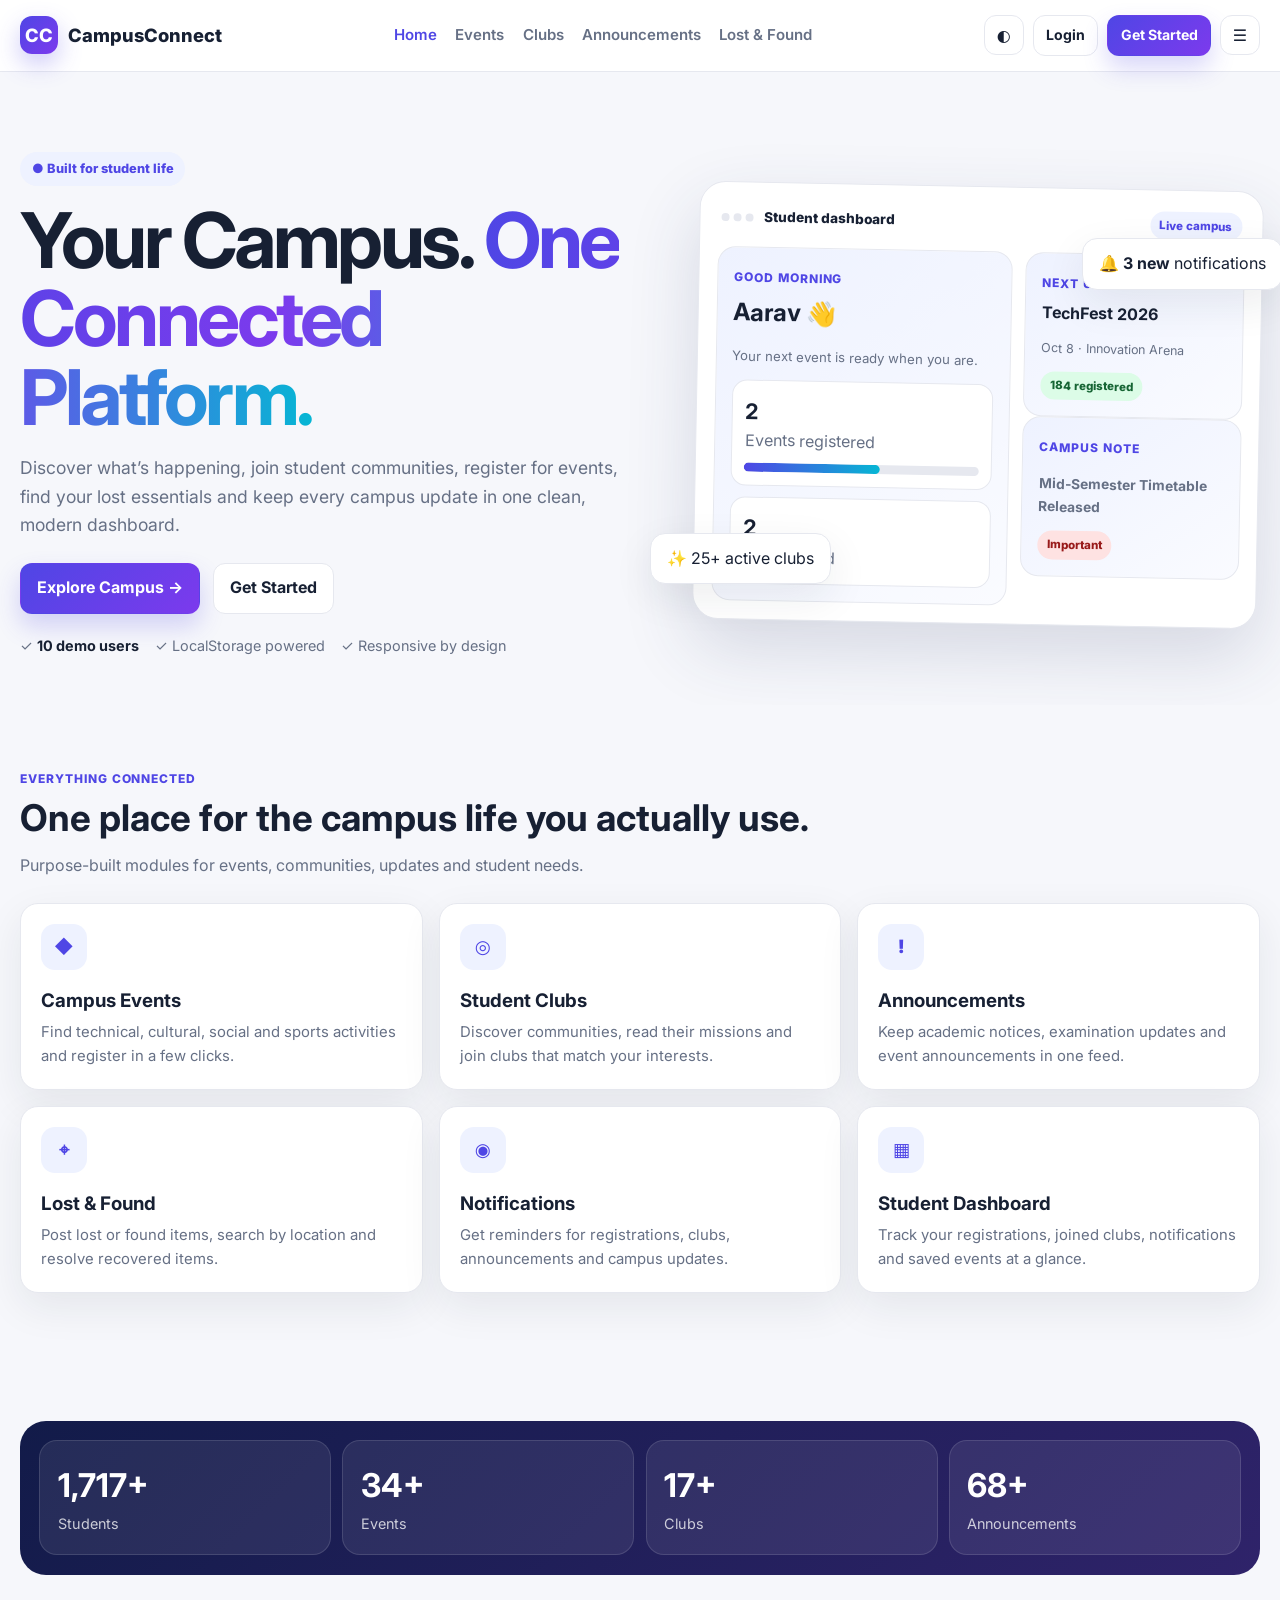
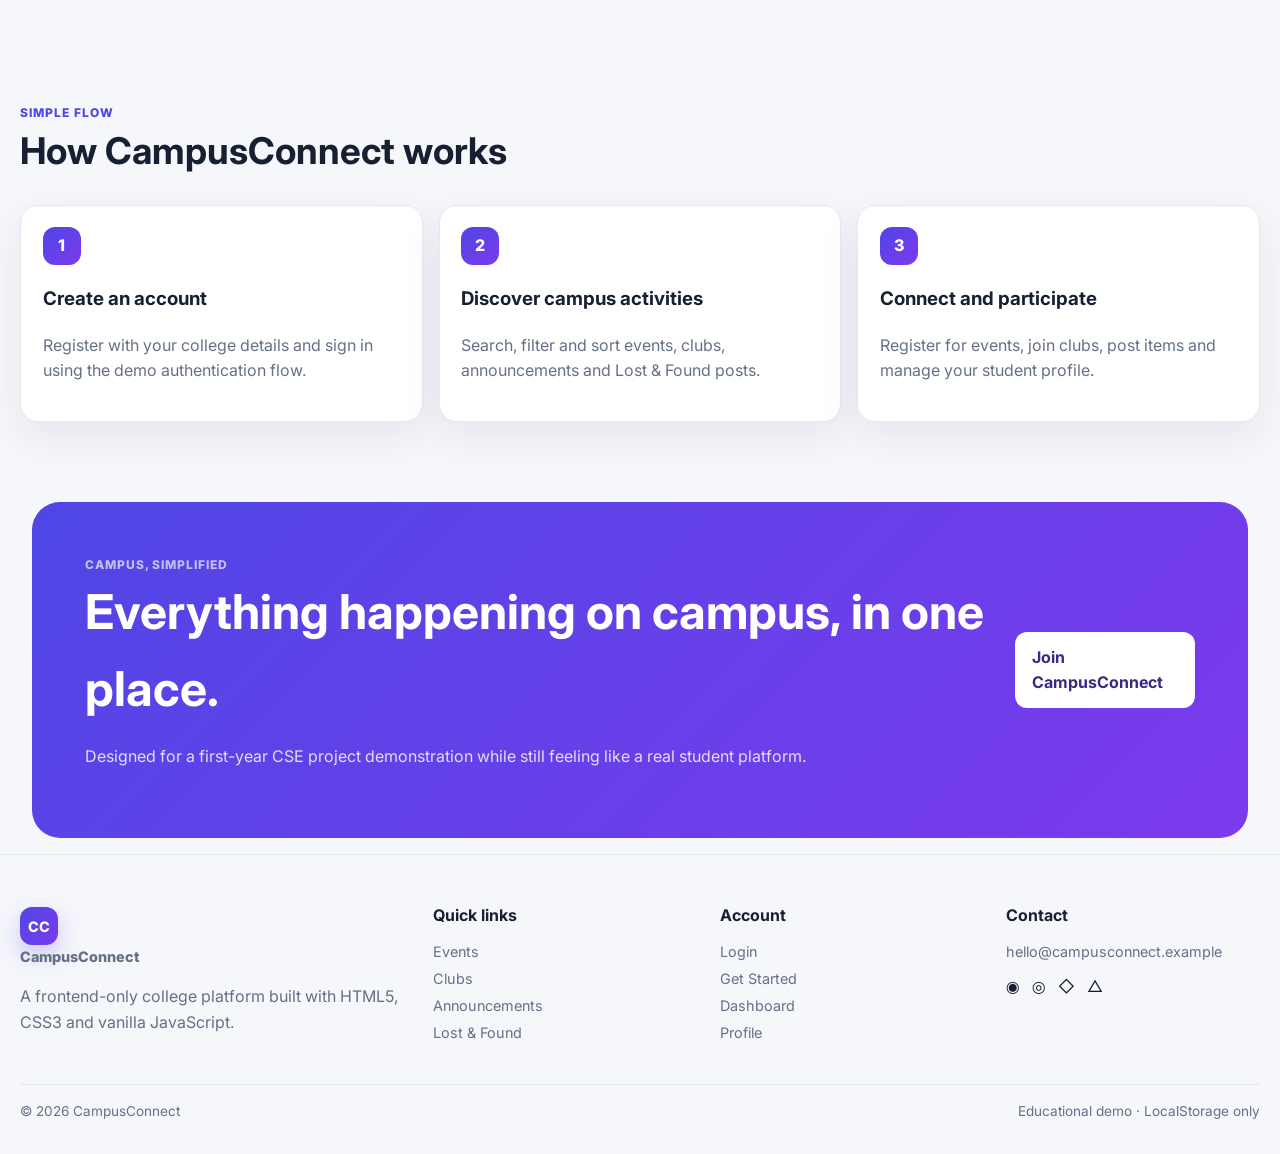
<file: index.html>
<!doctype html><html lang="en"><head><meta charset="utf-8"><meta name="viewport" content="width=device-width,initial-scale=1"><title>CampusConnect — Your Campus. One Connected Platform.</title><meta name="description" content="CampusConnect is a modern college activity, event and community portal."><link rel="preconnect" href="https://fonts.googleapis.com"><link rel="preconnect" href="https://fonts.gstatic.com" crossorigin><link href="https://fonts.googleapis.com/css2?family=Inter:wght@400;500;600;700;800&display=swap" rel="stylesheet"><link rel="stylesheet" href="css/style.css"><link rel="stylesheet" href="css/responsive.css"></head><body><div class="page-loading"><div class="loader-ring"></div></div>
<header class="topbar"><div class="container topbar-inner"><a class="brand" href="index.html"><span class="brand-mark">CC</span><span>CampusConnect</span></a><nav class="main-nav"><a href="index.html" data-nav>Home</a><a href="events.html" data-nav>Events</a><a href="clubs.html" data-nav>Clubs</a><a href="announcements.html" data-nav>Announcements</a><a href="lost-found.html" data-nav>Lost &amp; Found</a></nav><div class="nav-actions"><button class="theme-btn" data-theme-toggle aria-label="Toggle theme">◐</button><a class="btn btn-secondary btn-sm desktop-only" href="login.html">Login</a><a class="btn btn-primary btn-sm desktop-only" href="register.html">Get Started</a><button class="icon-btn mobile-menu-btn" data-mobile-nav aria-label="Open menu">☰</button></div></div></header>
<main><section class="hero"><div class="container hero-grid"><div><span class="eyebrow">● Built for student life</span><h1>Your Campus. <span>One Connected Platform.</span></h1><p>Discover what’s happening, join student communities, register for events, find your lost essentials and keep every campus update in one clean, modern dashboard.</p><div class="hero-actions"><a href="events.html" class="btn btn-primary">Explore Campus →</a><a href="register.html" class="btn btn-secondary">Get Started</a></div><div class="hero-note"><span>✓ <strong>10 demo users</strong></span><span>✓ LocalStorage powered</span><span>✓ Responsive by design</span></div></div><div class="mockup"><div class="mockup-card"><div class="mock-top"><div class="mock-dots"><i></i><i></i><i></i></div><span class="mock-title">Student dashboard</span><span class="badge" style="margin-left:auto">Live campus</span></div><div class="mock-grid"><div class="mock-panel big"><span class="kicker">Good morning</span><h3 style="font-size:1.5rem;margin:.3rem 0">Aarav 👋</h3><p class="muted" style="font-size:.82rem">Your next event is ready when you are.</p><div class="mini-stat"><strong>2</strong><span class="muted">Events registered</span><div class="bar"><span style="width:58%"></span></div></div><div class="mini-stat"><strong>2</strong><span class="muted">Clubs joined</span></div></div><div><div class="mock-panel"><span class="kicker">Next up</span><h4 style="margin:.35rem 0">TechFest 2026</h4><p class="muted" style="font-size:.78rem">Oct 8 · Innovation Arena</p><span class="badge badge-success">184 registered</span></div><div class="mock-panel"><span class="kicker">Campus note</span><p style="font-weight:700;font-size:.86rem">Mid-Semester Timetable Released</p><span class="badge badge-danger">Important</span></div></div></div></div><div class="floating-card one">🔔 <strong>3 new</strong> notifications</div><div class="floating-card two">✨ 25+ active clubs</div></div></div></section>
<section class="section"><div class="container"><div class="section-head"><div><div class="kicker">Everything connected</div><h2>One place for the campus life you actually use.</h2><p>Purpose-built modules for events, communities, updates and student needs.</p></div></div><div class="grid-3"><article class="card feature-card"><div class="feature-icon">◆</div><h3>Campus Events</h3><p>Find technical, cultural, social and sports activities and register in a few clicks.</p></article><article class="card feature-card"><div class="feature-icon">◎</div><h3>Student Clubs</h3><p>Discover communities, read their missions and join clubs that match your interests.</p></article><article class="card feature-card"><div class="feature-icon">!</div><h3>Announcements</h3><p>Keep academic notices, examination updates and event announcements in one feed.</p></article><article class="card feature-card"><div class="feature-icon">⌖</div><h3>Lost &amp; Found</h3><p>Post lost or found items, search by location and resolve recovered items.</p></article><article class="card feature-card"><div class="feature-icon">◉</div><h3>Notifications</h3><p>Get reminders for registrations, clubs, announcements and campus updates.</p></article><article class="card feature-card"><div class="feature-icon">▦</div><h3>Student Dashboard</h3><p>Track your registrations, joined clubs, notifications and saved events at a glance.</p></article></div></div></section>
<section class="section"><div class="container"><div class="stats-wrap"><div class="stats-grid"><div class="stat-card"><strong data-counter="2500">0</strong><span>Students</span></div><div class="stat-card"><strong data-counter="50">0</strong><span>Events</span></div><div class="stat-card"><strong data-counter="25">0</strong><span>Clubs</span></div><div class="stat-card"><strong data-counter="100">0</strong><span>Announcements</span></div></div></div></div></section>
<section class="section"><div class="container"><div class="section-head"><div><div class="kicker">Simple flow</div><h2>How CampusConnect works</h2></div></div><div class="steps"><article class="card step"><div class="step-num">1</div><h3>Create an account</h3><p class="muted">Register with your college details and sign in using the demo authentication flow.</p></article><article class="card step"><div class="step-num">2</div><h3>Discover campus activities</h3><p class="muted">Search, filter and sort events, clubs, announcements and Lost &amp; Found posts.</p></article><article class="card step"><div class="step-num">3</div><h3>Connect and participate</h3><p class="muted">Register for events, join clubs, post items and manage your student profile.</p></article></div></div></section>
<section class="section cta"><div class="container"><div class="cta-inner"><div><div class="kicker" style="color:rgba(255,255,255,.65)">Campus, simplified</div><h2>Everything happening on campus, in one place.</h2><p>Designed for a first-year CSE project demonstration while still feeling like a real student platform.</p></div><a class="btn" style="background:#fff;color:#342b87" href="register.html">Join CampusConnect</a></div></div></section></main>
<footer class="footer"><div class="container"><div class="footer-grid"><div><a class="brand" href="index.html"><span class="brand-mark">CC</span><span>CampusConnect</span></a><p class="muted">A frontend-only college platform built with HTML5, CSS3 and vanilla JavaScript.</p></div><div><h4>Quick links</h4><a href="events.html">Events</a><a href="clubs.html">Clubs</a><a href="announcements.html">Announcements</a><a href="lost-found.html">Lost &amp; Found</a></div><div><h4>Account</h4><a href="login.html">Login</a><a href="register.html">Get Started</a><a href="dashboard.html">Dashboard</a><a href="profile.html">Profile</a></div><div><h4>Contact</h4><a href="mailto:hello@campusconnect.example">hello@campusconnect.example</a><div style="margin-top:.7rem">◉ &nbsp; ◎ &nbsp; ◇ &nbsp; △</div></div></div><div class="footer-bottom"><span>© <span data-year></span> CampusConnect</span><span>Educational demo · LocalStorage only</span></div></div></footer>
<script src="js/main.js"></script></body></html>
</file>
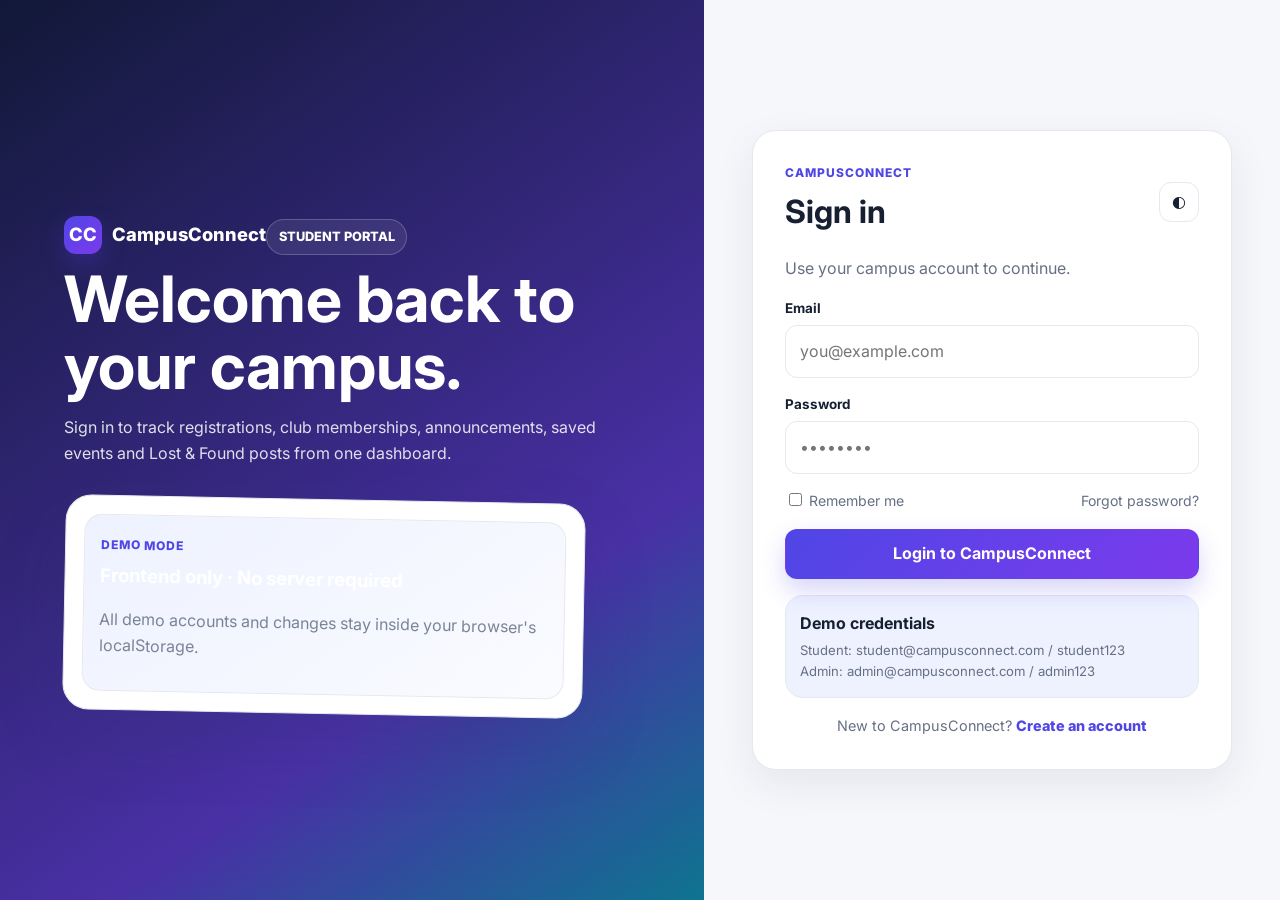
<file: admin.html>
<!doctype html><html lang="en"><head><meta charset="utf-8"><meta name="viewport" content="width=device-width,initial-scale=1"><title>Admin Panel — CampusConnect</title><link rel="preconnect" href="https://fonts.googleapis.com"><link rel="stylesheet" href="https://fonts.googleapis.com/css2?family=Inter:wght@400;500;600;700;800&display=swap"><link rel="stylesheet" href="css/style.css"><link rel="stylesheet" href="css/dashboard.css"><link rel="stylesheet" href="css/responsive.css"></head><body><div class="page-loading"><div class="loader-ring"></div></div><div class="dashboard-shell" id="admin-root"><aside class="sidebar"><a class="brand" href="index.html"><span class="brand-mark">CC</span><span>CampusConnect</span></a><div class="section-label">Administration</div><nav class="sidebar-nav"><a href="admin.html" class="active">▦ Admin dashboard</a><a href="events.html">◆ View events</a><a href="announcements.html">! View announcements</a><a href="clubs.html">◎ View clubs</a><a href="lost-found.html">⌖ Lost &amp; Found</a></nav><div class="sidebar-spacer"></div><div class="sidebar-footer"><strong data-user-name>Administrator</strong><div data-user-email>admin</div><button class="btn btn-ghost" data-logout style="color:#fff;width:100%;margin-top:.7rem;justify-content:flex-start">↪ Logout</button></div></aside><section class="dash-main"><div class="dash-top"><button class="icon-btn mobile-only" data-sidebar-toggle>☰</button><div class="nav-actions"><button class="theme-btn" data-theme-toggle>◐</button><a class="icon-btn" href="index.html">⌂</a></div></div><main class="dash-page"><div class="dash-welcome"><div><div class="kicker">Control center</div><h1>Administrator dashboard</h1><p class="muted">Manage events, announcements and clubs using the browser-side demo database.</p></div><button class="btn btn-primary" id="view-students-btn">View registered students</button></div><div class="admin-grid"><article class="card admin-stat"><span class="muted">Total Students</span><strong id="admin-total-students">0</strong></article><article class="card admin-stat"><span class="muted">Total Events</span><strong id="admin-total-events">0</strong></article><article class="card admin-stat"><span class="muted">Total Clubs</span><strong id="admin-total-clubs">0</strong></article><article class="card admin-stat"><span class="muted">Total Announcements</span><strong id="admin-total-ann">0</strong></article><article class="card admin-stat"><span class="muted">Lost &amp; Found Posts</span><strong id="admin-total-lf">0</strong></article></div><section class="card chart-card" style="margin-top:1rem"><div style="display:flex;justify-content:space-between;align-items:center"><div><h2 style="margin:0">Event registrations</h2><p class="muted" style="margin:.2rem 0 0">Illustrative activity chart for the demo dashboard.</p></div><span class="badge">CSS chart</span></div><div class="bar-chart" id="admin-chart"></div></section><section class="card content-card" style="margin-top:1rem"><div style="display:flex;justify-content:space-between;align-items:center;gap:1rem;flex-wrap:wrap"><div><h2>Events</h2><p class="muted" style="margin:.2rem 0">Create, edit or remove event listings.</p></div><button class="btn btn-primary btn-sm" id="add-event-btn">+ Add event</button></div><div class="admin-table-wrap" style="margin-top:.8rem"><table class="table"><thead><tr><th>Event</th><th>Category</th><th>Registrations</th><th>Actions</th></tr></thead><tbody id="event-admin-list"></tbody></table></div></section><section class="card content-card" style="margin-top:1rem"><div style="display:flex;justify-content:space-between;align-items:center;gap:1rem;flex-wrap:wrap"><div><h2>Announcements</h2><p class="muted" style="margin:.2rem 0">Publish important campus updates.</p></div><button class="btn btn-primary btn-sm" id="add-ann-btn">+ Add announcement</button></div><div class="admin-table-wrap" style="margin-top:.8rem"><table class="table"><thead><tr><th>Title</th><th>Category</th><th>Date</th><th>Actions</th></tr></thead><tbody id="ann-admin-list"></tbody></table></div></section><section class="card content-card" style="margin-top:1rem"><div style="display:flex;justify-content:space-between;align-items:center;gap:1rem;flex-wrap:wrap"><div><h2>Clubs</h2><p class="muted" style="margin:.2rem 0">Manage the campus club directory.</p></div><button class="btn btn-primary btn-sm" id="add-club-btn">+ Add club</button></div><div class="admin-table-wrap" style="margin-top:.8rem"><table class="table"><thead><tr><th>Club</th><th>Category</th><th>Members</th><th>Actions</th></tr></thead><tbody id="club-admin-list"></tbody></table></div></section></main></section></div><div class="toast-stack"></div><script src="js/main.js"></script><script src="js/admin.js"></script></body></html>
</file>
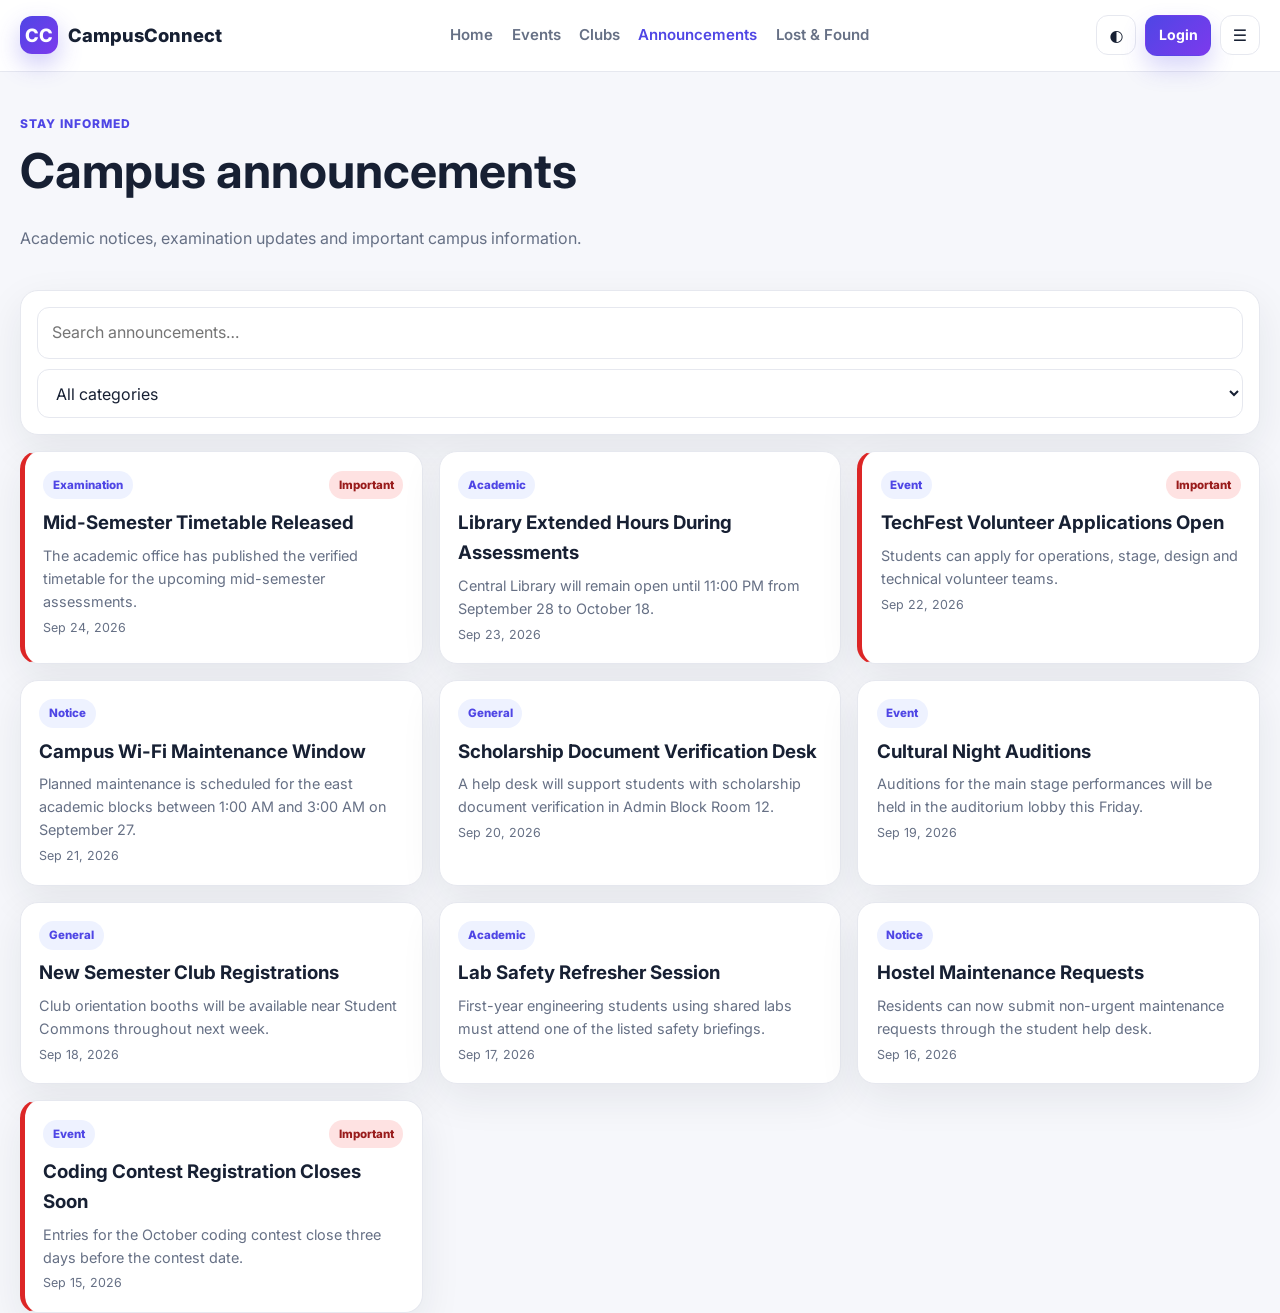
<file: announcements.html>
<!doctype html><html lang="en"><head><meta charset="utf-8"><meta name="viewport" content="width=device-width,initial-scale=1"><title>Announcements — CampusConnect</title><link rel="preconnect" href="https://fonts.googleapis.com"><link rel="stylesheet" href="https://fonts.googleapis.com/css2?family=Inter:wght@400;500;600;700;800&display=swap"><link rel="stylesheet" href="css/style.css"><link rel="stylesheet" href="css/responsive.css"></head><body><div class="page-loading"><div class="loader-ring"></div></div><header class="topbar"><div class="container topbar-inner"><a class="brand" href="index.html"><span class="brand-mark">CC</span><span>CampusConnect</span></a><nav class="main-nav"><a href="index.html">Home</a><a href="events.html">Events</a><a href="clubs.html">Clubs</a><a href="announcements.html" class="active">Announcements</a><a href="lost-found.html">Lost &amp; Found</a></nav><div class="nav-actions"><button class="theme-btn" data-theme-toggle>◐</button><a class="btn btn-primary btn-sm desktop-only" href="login.html">Login</a><button class="icon-btn mobile-menu-btn" data-mobile-nav>☰</button></div></div></header><main class="container"><div class="page-head"><div class="kicker">Stay informed</div><h1>Campus announcements</h1><p class="muted">Academic notices, examination updates and important campus information.</p></div><div class="card toolbar"><input class="input grow" id="announcement-search" placeholder="Search announcements…"><select class="select" id="announcement-category"><option value="">All categories</option><option>Academic</option><option>General</option><option>Examination</option><option>Event</option><option>Notice</option></select></div><section class="announcement-grid" id="announcement-grid"></section></main><div class="toast-stack"></div><script src="js/main.js"></script><script src="js/announcements.js"></script></body></html>
</file>
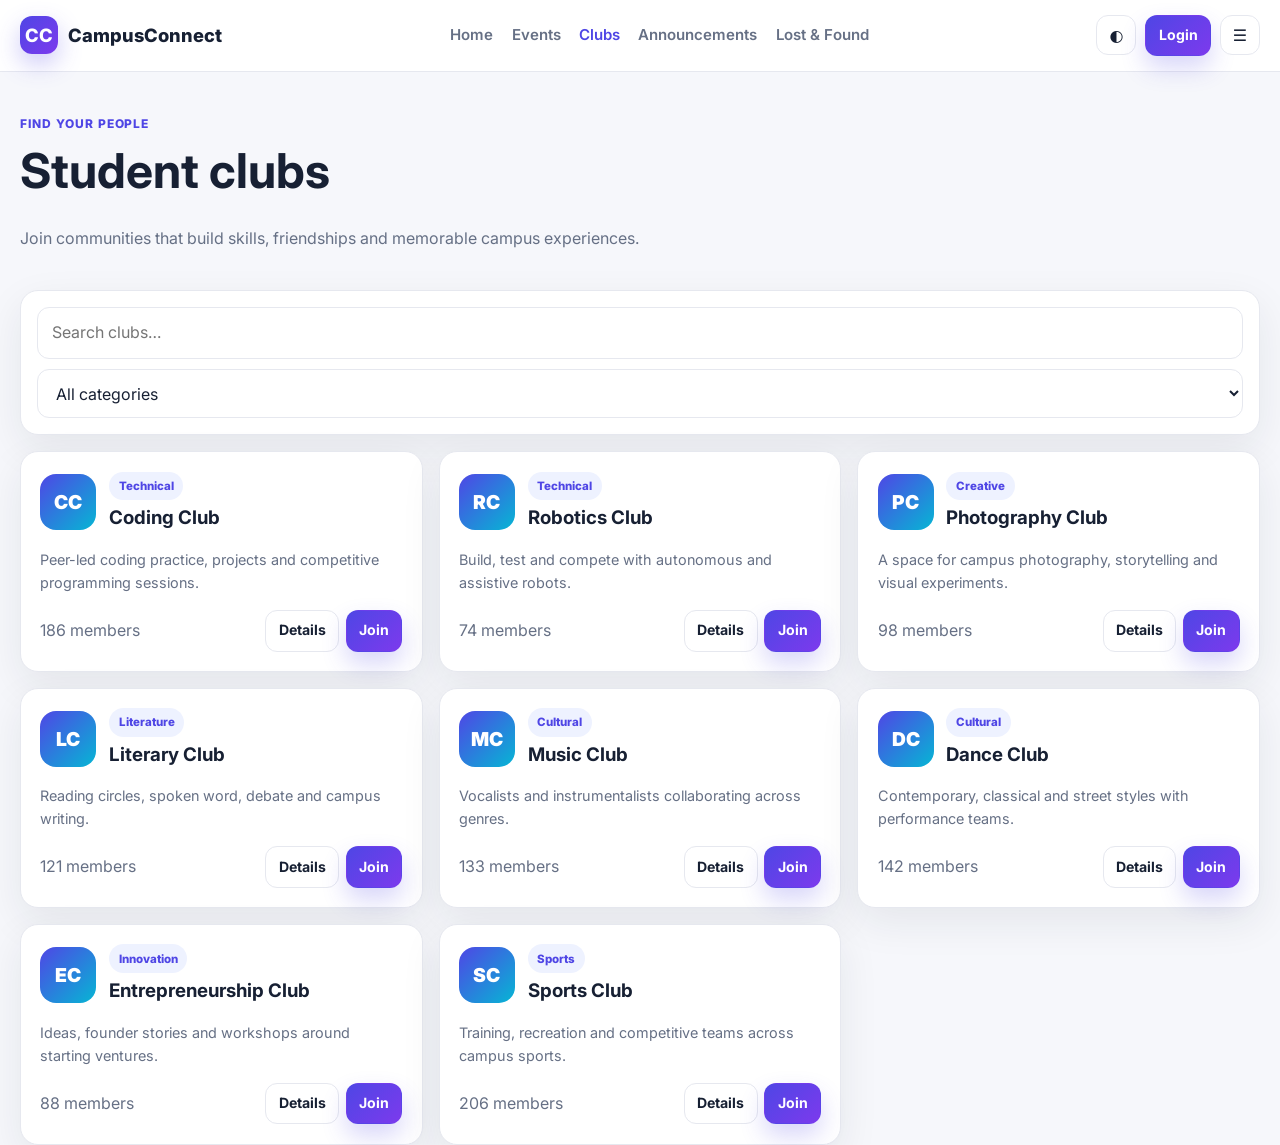
<file: clubs.html>
<!doctype html><html lang="en"><head><meta charset="utf-8"><meta name="viewport" content="width=device-width,initial-scale=1"><title>Clubs — CampusConnect</title><link rel="preconnect" href="https://fonts.googleapis.com"><link rel="stylesheet" href="https://fonts.googleapis.com/css2?family=Inter:wght@400;500;600;700;800&display=swap"><link rel="stylesheet" href="css/style.css"><link rel="stylesheet" href="css/responsive.css"></head><body><div class="page-loading"><div class="loader-ring"></div></div><header class="topbar"><div class="container topbar-inner"><a class="brand" href="index.html"><span class="brand-mark">CC</span><span>CampusConnect</span></a><nav class="main-nav"><a href="index.html">Home</a><a href="events.html">Events</a><a href="clubs.html" class="active">Clubs</a><a href="announcements.html">Announcements</a><a href="lost-found.html">Lost &amp; Found</a></nav><div class="nav-actions"><button class="theme-btn" data-theme-toggle>◐</button><a class="btn btn-primary btn-sm desktop-only" href="login.html">Login</a><button class="icon-btn mobile-menu-btn" data-mobile-nav>☰</button></div></div></header><main class="container"><div class="page-head"><div class="kicker">Find your people</div><h1>Student clubs</h1><p class="muted">Join communities that build skills, friendships and memorable campus experiences.</p></div><div class="card toolbar"><input class="input grow" id="club-search" placeholder="Search clubs…"><select class="select" id="club-category"><option value="">All categories</option><option>Technical</option><option>Creative</option><option>Literature</option><option>Cultural</option><option>Innovation</option><option>Sports</option></select></div><section class="club-grid" id="club-grid"></section></main><div class="toast-stack"></div><script src="js/main.js"></script><script src="js/clubs.js"></script></body></html>
</file>
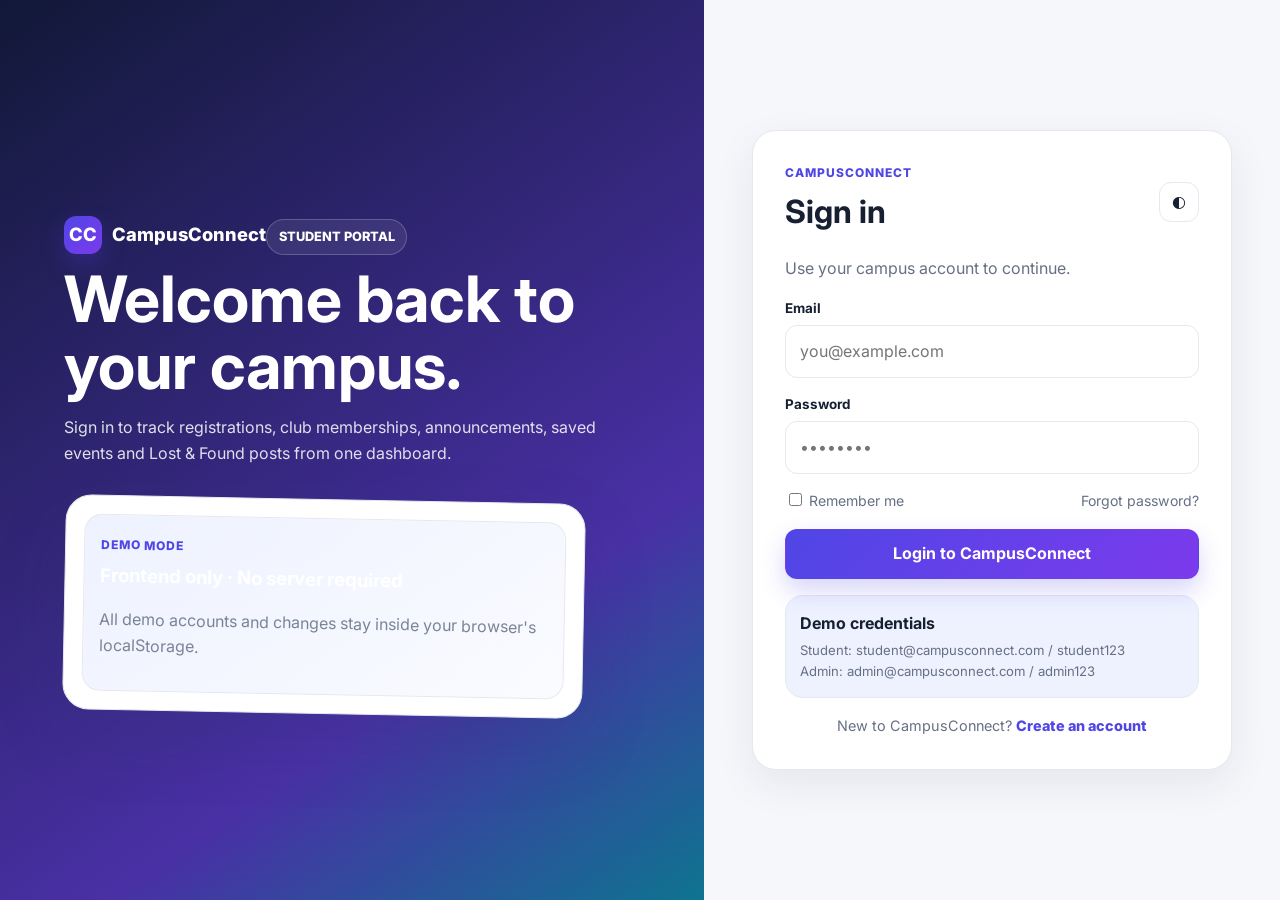
<file: dashboard.html>
<!doctype html><html lang="en"><head><meta charset="utf-8"><meta name="viewport" content="width=device-width,initial-scale=1"><title>Dashboard — CampusConnect</title><link rel="preconnect" href="https://fonts.googleapis.com"><link rel="stylesheet" href="https://fonts.googleapis.com/css2?family=Inter:wght@400;500;600;700;800&display=swap"><link rel="stylesheet" href="css/style.css"><link rel="stylesheet" href="css/dashboard.css"><link rel="stylesheet" href="css/responsive.css"></head><body><div class="page-loading"><div class="loader-ring"></div></div><div class="dashboard-shell" id="dashboard-root"><aside class="sidebar"><a class="brand" href="index.html"><span class="brand-mark">CC</span><span>CampusConnect</span></a><div class="section-label">Workspace</div><nav class="sidebar-nav"><a href="dashboard.html" data-nav>▦ Dashboard</a><a href="events.html">◆ Events</a><a href="clubs.html">◎ Clubs</a><a href="announcements.html">! Announcements</a><a href="lost-found.html">⌖ Lost &amp; Found</a><a href="dashboard.html#registrations">✓ My Registrations</a><a href="dashboard.html#notifications">◉ Notifications <span class="notif-dot" data-notification-count></span></a><a href="profile.html" data-nav>◌ Profile</a></nav><div class="sidebar-spacer"></div><div class="sidebar-footer"><div style="display:flex;align-items:center;gap:.6rem"><img data-user-avatar src="assets/images/avatar.svg" style="width:34px;height:34px;border-radius:10px;object-fit:cover" alt=""><div><strong data-user-name>Student</strong><div>Student account</div></div></div><button class="btn btn-ghost" data-logout style="color:#fff;width:100%;margin-top:.7rem;justify-content:flex-start">↪ Logout</button></div></aside><section class="dash-main"><div class="dash-top"><div style="display:flex;align-items:center;gap:.7rem"><button class="icon-btn mobile-only" data-sidebar-toggle>☰</button><span class="muted">Student Workspace</span></div><div class="nav-actions"><button class="theme-btn" data-theme-toggle>◐</button><a class="icon-btn notification-btn" href="#notifications" aria-label="Notifications">◉<span class="notif-dot" data-notification-count></span></a><a class="profile-mini" href="profile.html"><img data-user-avatar src="assets/images/avatar.svg" alt="Profile"></a></div></div><main class="dash-page"><div class="dash-welcome"><div><div class="kicker">Your campus at a glance</div><h1 data-welcome>Good morning!</h1><p class="muted">Here’s what’s happening around your student life.</p></div><a class="btn btn-primary" href="events.html">Discover events →</a></div><div class="stat-cards"><article class="card dash-stat"><div class="icon">◆</div><strong id="stat-registrations">0</strong><span>Events Registered</span></article><article class="card dash-stat"><div class="icon">◎</div><strong id="stat-clubs">0</strong><span>Clubs Joined</span></article><article class="card dash-stat"><div class="icon">◉</div><strong id="stat-notifications">0</strong><span>Unread Notifications</span></article><article class="card dash-stat"><div class="icon">☆</div><strong id="stat-saved">0</strong><span>Saved Events</span></article></div><div class="dash-grid"><section class="card dash-section"><div style="display:flex;justify-content:space-between;align-items:center"><h2>Upcoming Events</h2><a class="muted" href="events.html">View all →</a></div><div class="list" id="upcoming-list"></div></section><section class="card dash-section" id="registrations"><div style="display:flex;justify-content:space-between;align-items:center"><h2>My Registrations</h2><span class="badge">Personal</span></div><div class="list" id="registered-list"></div></section></div><div class="dash-grid"><section class="card dash-section"><div style="display:flex;justify-content:space-between;align-items:center"><h2>Latest Announcements</h2><a class="muted" href="announcements.html">Read all →</a></div><div class="list" id="announcement-list"></div></section><section class="card dash-section" id="notifications"><div style="display:flex;justify-content:space-between;align-items:center"><h2>Notifications</h2><button class="btn btn-secondary btn-sm" id="mark-all-read">Mark all as read</button></div><div class="list" id="notification-list"></div></section></div><section class="card dash-section" style="margin-top:1rem"><h2>Quick Actions</h2><div class="quick-actions"><a class="btn btn-secondary" href="events.html">◆ Register for an event</a><a class="btn btn-secondary" href="clubs.html">◎ Explore clubs</a><a class="btn btn-secondary" href="lost-found.html">⌖ Post Lost &amp; Found</a><a class="btn btn-secondary" href="profile.html">◌ Edit profile</a></div></section></main></section></div><div class="toast-stack"></div><script src="js/main.js"></script><script src="js/dashboard.js"></script></body></html>
</file>
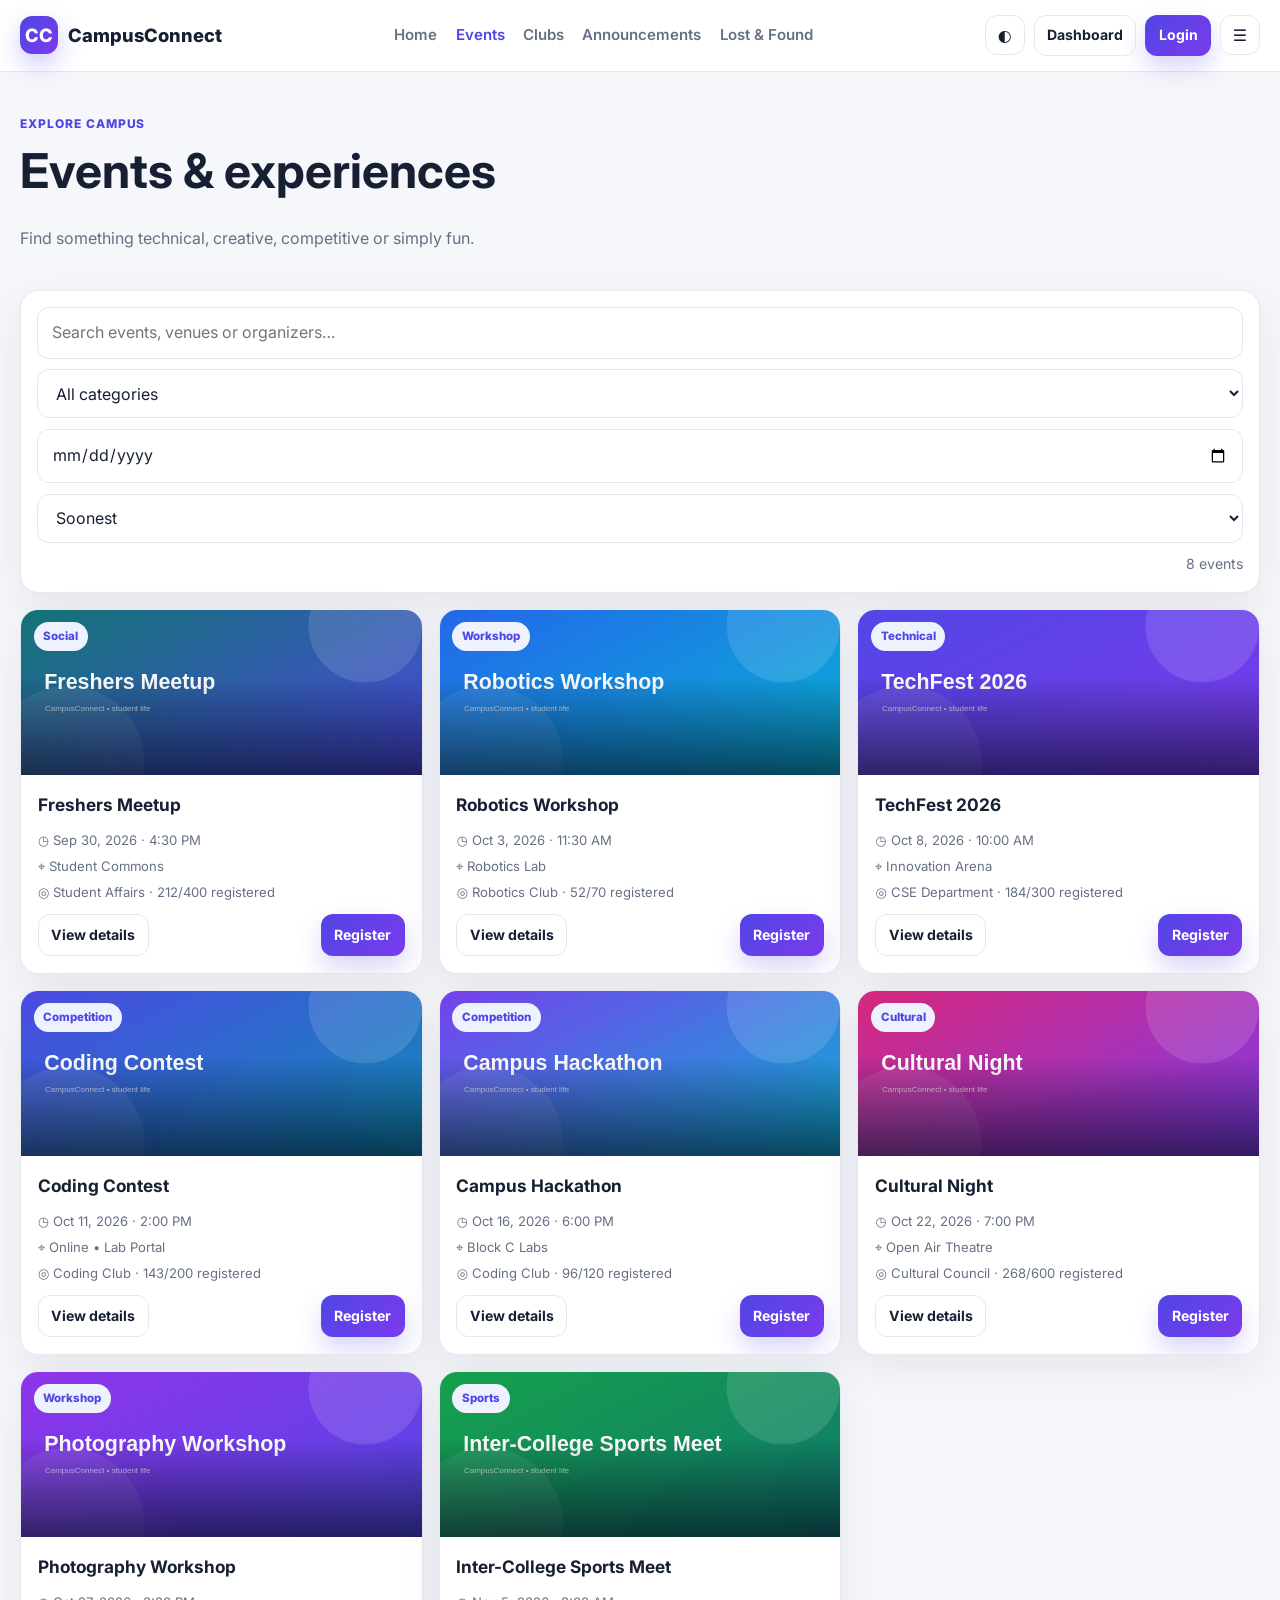
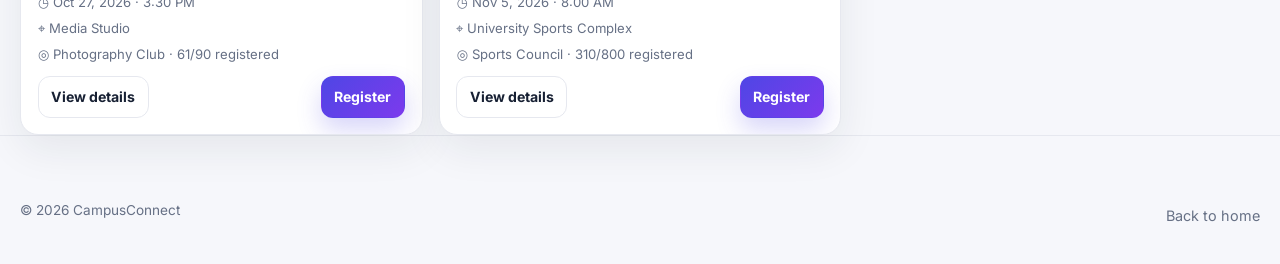
<file: events.html>
<!doctype html><html lang="en"><head><meta charset="utf-8"><meta name="viewport" content="width=device-width,initial-scale=1"><title>Events — CampusConnect</title><link rel="preconnect" href="https://fonts.googleapis.com"><link rel="stylesheet" href="https://fonts.googleapis.com/css2?family=Inter:wght@400;500;600;700;800&display=swap"><link rel="stylesheet" href="css/style.css"><link rel="stylesheet" href="css/responsive.css"></head><body><div class="page-loading"><div class="loader-ring"></div></div><header class="topbar"><div class="container topbar-inner"><a class="brand" href="index.html"><span class="brand-mark">CC</span><span>CampusConnect</span></a><nav class="main-nav"><a href="index.html" data-nav>Home</a><a href="events.html" data-nav>Events</a><a href="clubs.html" data-nav>Clubs</a><a href="announcements.html" data-nav>Announcements</a><a href="lost-found.html" data-nav>Lost &amp; Found</a></nav><div class="nav-actions"><button class="theme-btn" data-theme-toggle>◐</button><a class="btn btn-secondary btn-sm desktop-only" href="dashboard.html">Dashboard</a><a class="btn btn-primary btn-sm desktop-only" href="login.html">Login</a><button class="icon-btn mobile-menu-btn" data-mobile-nav>☰</button></div></div></header><main class="container"><div class="page-head"><div class="kicker">Explore campus</div><h1>Events &amp; experiences</h1><p class="muted">Find something technical, creative, competitive or simply fun.</p></div><div class="card toolbar"><input class="input grow" id="event-search" placeholder="Search events, venues or organizers…"><select class="select" id="event-category"><option value="">All categories</option><option>Technical</option><option>Cultural</option><option>Sports</option><option>Workshop</option><option>Competition</option><option>Social</option></select><input class="input" id="event-date" type="date" aria-label="Filter by date"><select class="select" id="event-sort"><option value="date">Soonest</option><option value="name">Name</option><option value="popular">Most registered</option></select><span class="results-count" id="event-count"></span></div><section class="event-grid" id="event-grid"></section></main><footer class="footer"><div class="container"><div class="footer-bottom" style="border-top:0;margin-top:0"><span>© <span data-year></span> CampusConnect</span><a href="index.html">Back to home</a></div></div></footer><div class="toast-stack"></div><script src="js/main.js"></script><script src="js/events.js"></script></body></html>
</file>
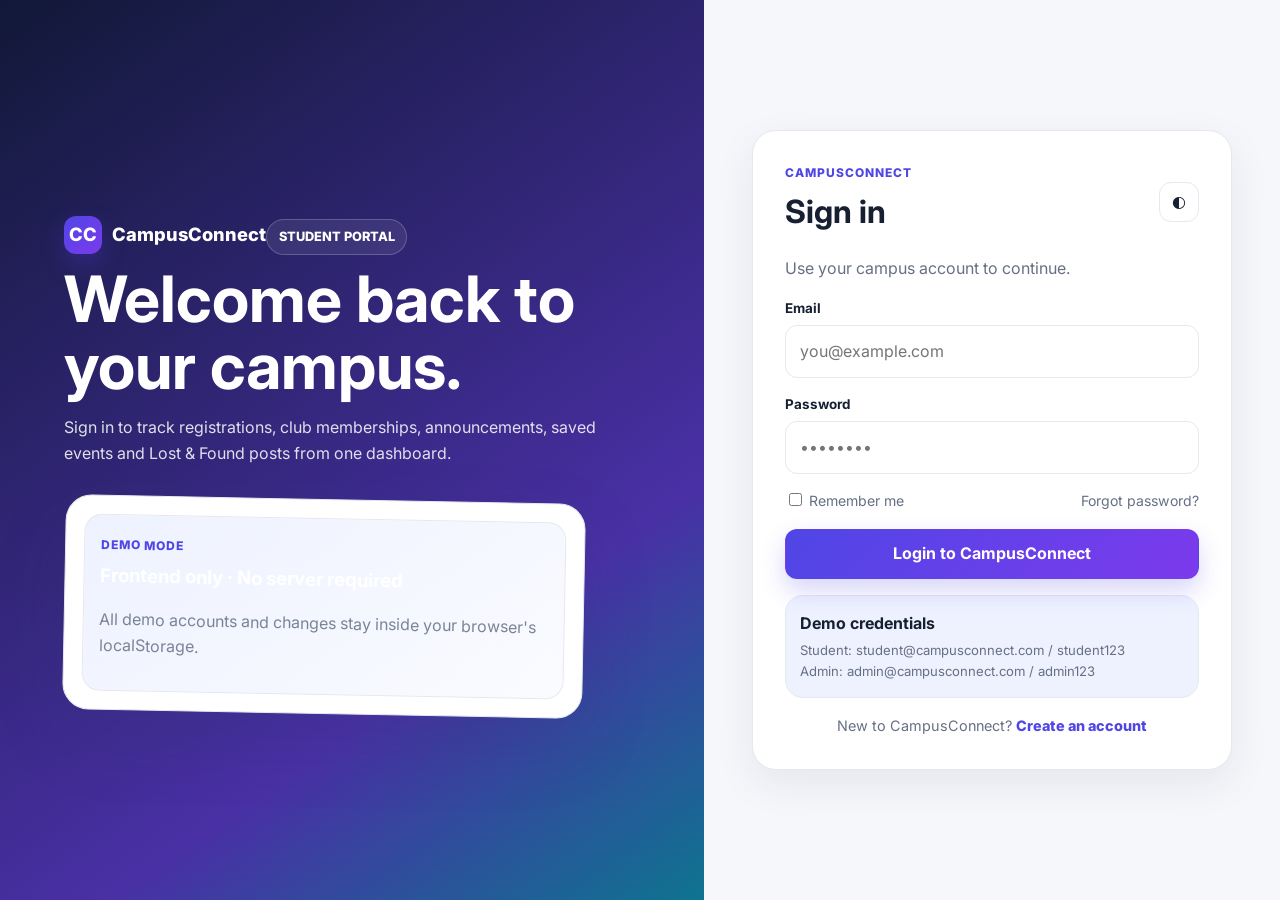
<file: login.html>
<!doctype html><html lang="en"><head><meta charset="utf-8"><meta name="viewport" content="width=device-width,initial-scale=1"><title>Login — CampusConnect</title><link rel="preconnect" href="https://fonts.googleapis.com"><link rel="stylesheet" href="https://fonts.googleapis.com/css2?family=Inter:wght@400;500;600;700;800&display=swap"><link rel="stylesheet" href="css/style.css"><link rel="stylesheet" href="css/responsive.css"></head><body><div class="page-loading"><div class="loader-ring"></div></div><div class="auth-shell"><section class="auth-art"><div><a class="brand" href="index.html"><span class="brand-mark">CC</span><span>CampusConnect</span></a><span class="auth-badge" style="margin-top:2rem">STUDENT PORTAL</span><h1>Welcome back to your campus.</h1><p>Sign in to track registrations, club memberships, announcements, saved events and Lost &amp; Found posts from one dashboard.</p><div class="mockup" style="max-width:520px;margin-top:2rem"><div class="mockup-card"><div class="mock-panel"><span class="kicker">Demo mode</span><h3 style="margin:.3rem 0">Frontend only · No server required</h3><p class="muted">All demo accounts and changes stay inside your browser's localStorage.</p></div></div></div></div></section><section class="auth-panel"><div class="auth-card"><div style="display:flex;justify-content:space-between;gap:1rem;align-items:center"><div><div class="kicker">CampusConnect</div><h1 style="margin:.2rem 0;font-size:2rem">Sign in</h1></div><button class="theme-btn" data-theme-toggle>◐</button></div><p class="muted">Use your campus account to continue.</p><form id="login-form" novalidate><div class="form-group"><label class="label" for="email">Email</label><input class="input" id="email" name="email" type="email" autocomplete="email" required placeholder="you@example.com"></div><div class="form-group"><label class="label" for="password">Password</label><input class="input" id="password" name="password" type="password" autocomplete="current-password" required placeholder="••••••••"></div><div class="checkbox-row"><label><input id="remember" name="remember" type="checkbox"> Remember me</label><a href="#" id="forgot-password">Forgot password?</a></div><div class="form-error" id="login-error"></div><button class="btn btn-primary btn-block" type="submit" style="margin-top:1rem">Login to CampusConnect</button></form><div class="card" style="padding:.9rem;margin-top:1rem;background:var(--soft);box-shadow:none"><strong>Demo credentials</strong><div class="muted" style="font-size:.82rem;margin-top:.25rem">Student: student@campusconnect.com / student123<br>Admin: admin@campusconnect.com / admin123</div></div><div class="auth-footer">New to CampusConnect? <a href="register.html" style="color:var(--primary);font-weight:800">Create an account</a></div></div></section></div><div class="toast-stack"></div><script src="js/main.js"></script><script src="js/auth.js"></script></body></html>
</file>
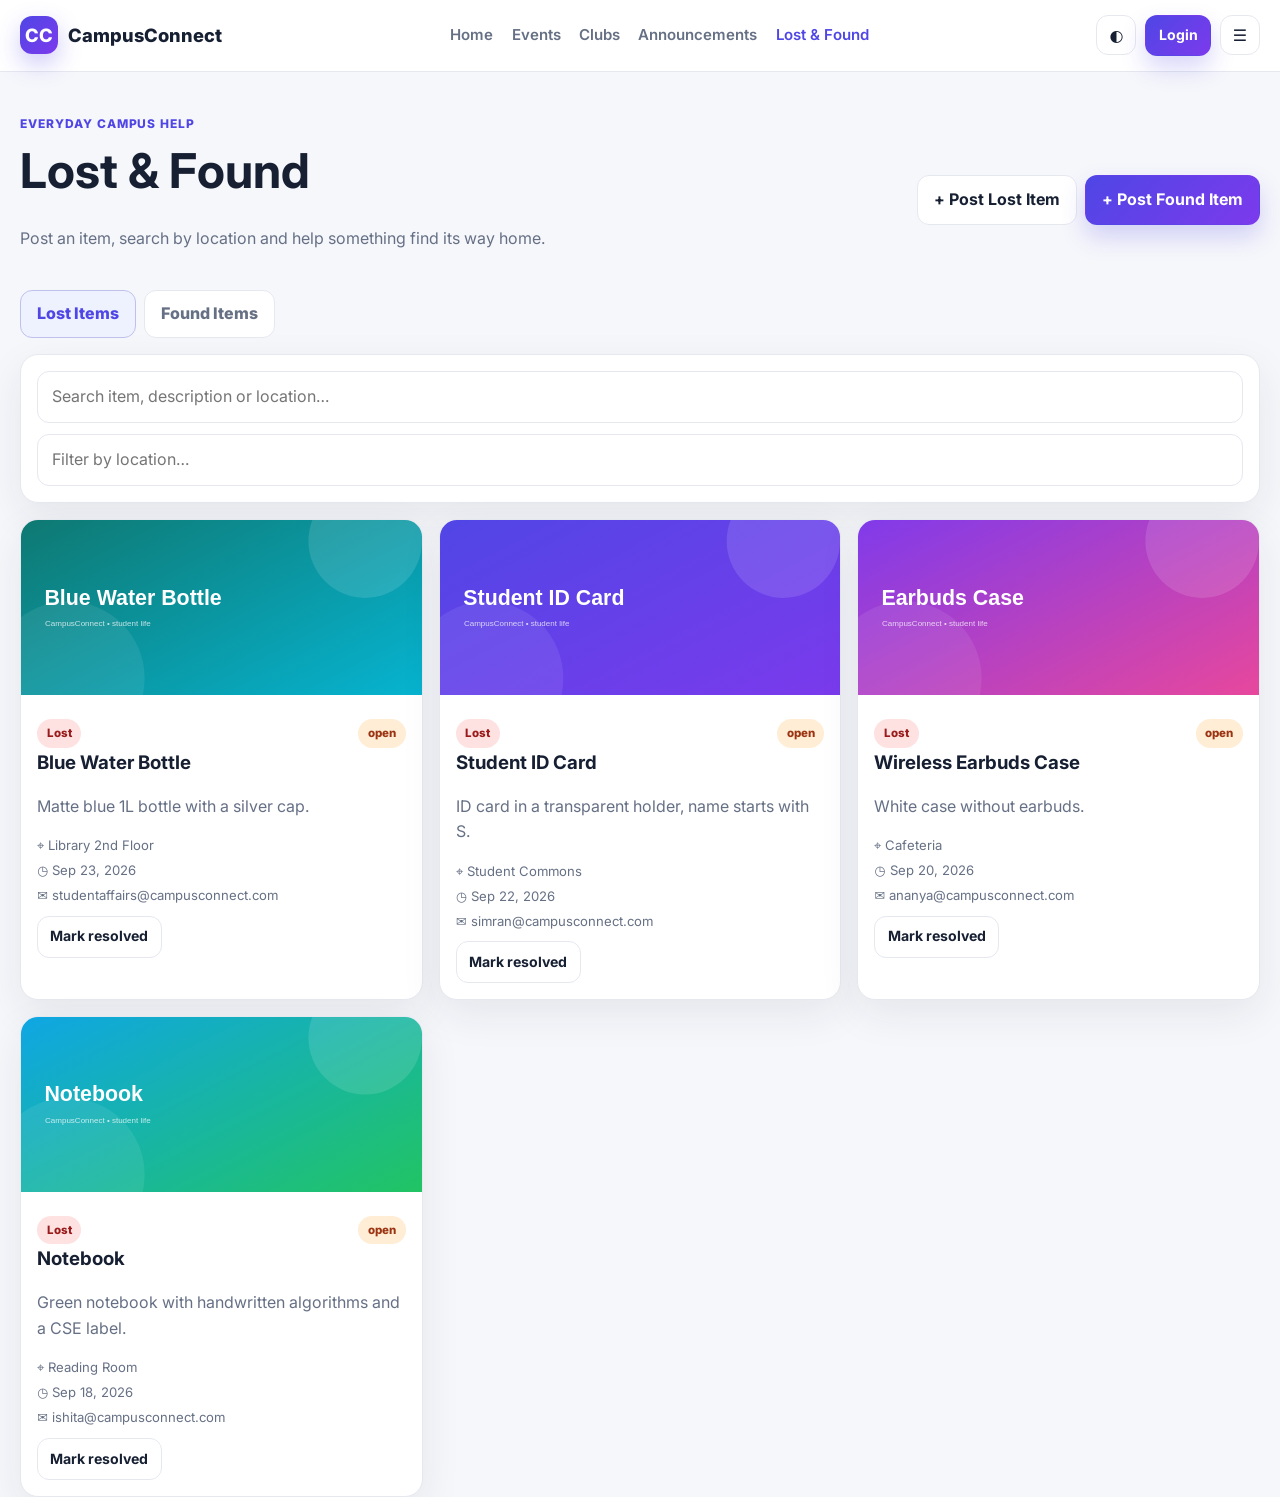
<file: lost-found.html>
<!doctype html><html lang="en"><head><meta charset="utf-8"><meta name="viewport" content="width=device-width,initial-scale=1"><title>Lost &amp; Found — CampusConnect</title><link rel="preconnect" href="https://fonts.googleapis.com"><link rel="stylesheet" href="https://fonts.googleapis.com/css2?family=Inter:wght@400;500;600;700;800&display=swap"><link rel="stylesheet" href="css/style.css"><link rel="stylesheet" href="css/responsive.css"></head><body><div class="page-loading"><div class="loader-ring"></div></div><header class="topbar"><div class="container topbar-inner"><a class="brand" href="index.html"><span class="brand-mark">CC</span><span>CampusConnect</span></a><nav class="main-nav"><a href="index.html">Home</a><a href="events.html">Events</a><a href="clubs.html">Clubs</a><a href="announcements.html">Announcements</a><a href="lost-found.html" class="active">Lost &amp; Found</a></nav><div class="nav-actions"><button class="theme-btn" data-theme-toggle>◐</button><a class="btn btn-primary btn-sm desktop-only" href="login.html">Login</a><button class="icon-btn mobile-menu-btn" data-mobile-nav>☰</button></div></div></header><main class="container"><div class="page-head"><div class="kicker">Everyday campus help</div><div style="display:flex;justify-content:space-between;gap:1rem;align-items:center;flex-wrap:wrap"><div><h1>Lost &amp; Found</h1><p class="muted">Post an item, search by location and help something find its way home.</p></div><div style="display:flex;gap:.5rem;flex-wrap:wrap"><button class="btn btn-secondary" id="post-lost">+ Post Lost Item</button><button class="btn btn-primary" id="post-found">+ Post Found Item</button></div></div></div><div class="lost-tabs"><button class="tab-btn active" data-lost-tab="lost">Lost Items</button><button class="tab-btn" data-lost-tab="found">Found Items</button></div><div class="card toolbar"><input class="input grow" id="lost-search" placeholder="Search item, description or location…"><input class="input" id="lost-location" placeholder="Filter by location…"></div><section class="lost-grid" id="lost-grid"></section></main><div class="toast-stack"></div><script src="js/main.js"></script><script src="js/lost-found.js"></script></body></html>
</file>
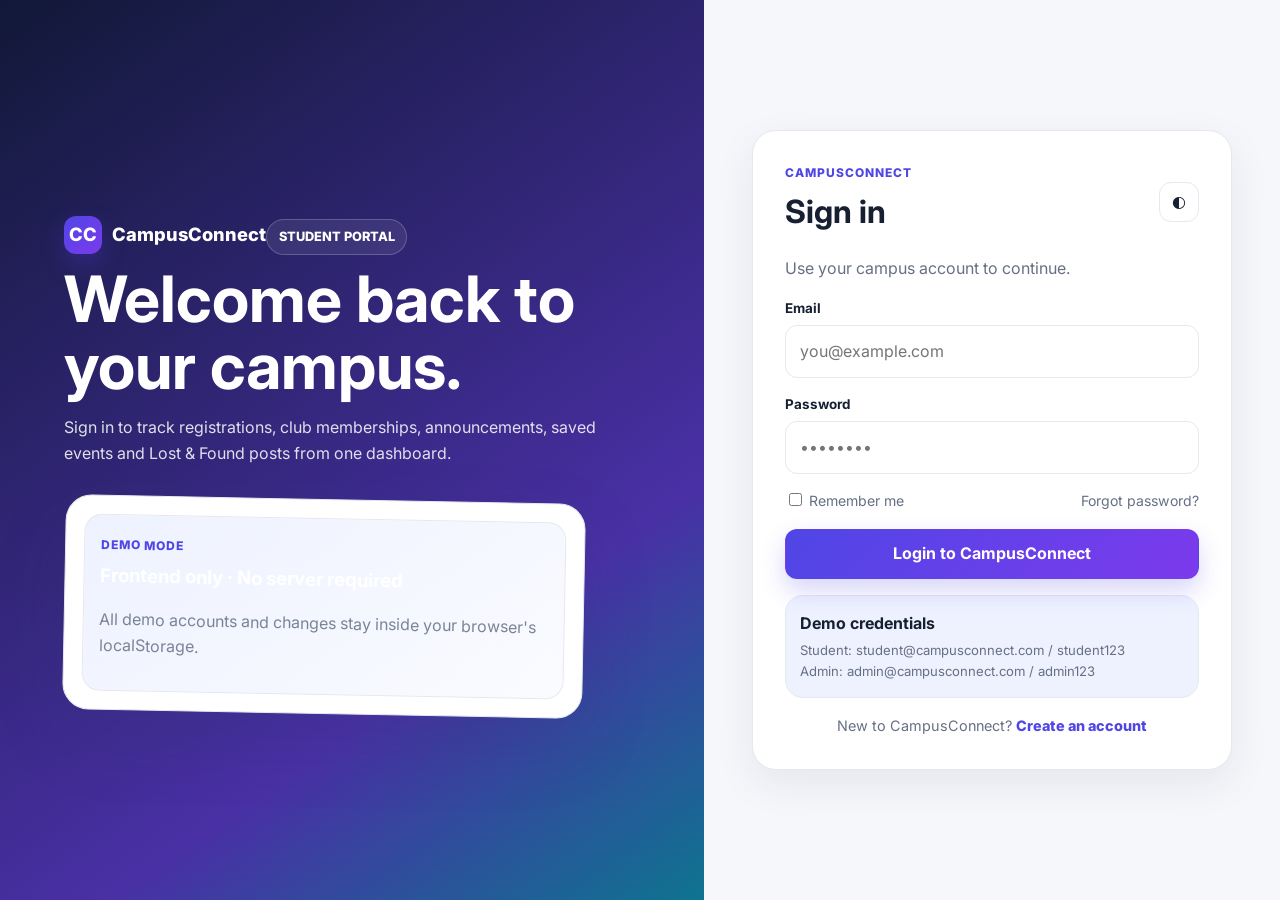
<file: profile.html>
<!doctype html><html lang="en"><head><meta charset="utf-8"><meta name="viewport" content="width=device-width,initial-scale=1"><title>Profile — CampusConnect</title><link rel="preconnect" href="https://fonts.googleapis.com"><link rel="stylesheet" href="https://fonts.googleapis.com/css2?family=Inter:wght@400;500;600;700;800&display=swap"><link rel="stylesheet" href="css/style.css"><link rel="stylesheet" href="css/dashboard.css"><link rel="stylesheet" href="css/responsive.css"></head><body><div class="page-loading"><div class="loader-ring"></div></div><div class="dashboard-shell"><aside class="sidebar"><a class="brand" href="index.html"><span class="brand-mark">CC</span><span>CampusConnect</span></a><div class="section-label">Workspace</div><nav class="sidebar-nav"><a href="dashboard.html">▦ Dashboard</a><a href="events.html">◆ Events</a><a href="clubs.html">◎ Clubs</a><a href="announcements.html">! Announcements</a><a href="lost-found.html">⌖ Lost &amp; Found</a><a href="profile.html" class="active" data-nav>◌ Profile</a></nav><div class="sidebar-spacer"></div><div class="sidebar-footer"><strong data-user-name>Student</strong><div data-user-email>student</div><button class="btn btn-ghost" data-logout style="color:#fff;width:100%;margin-top:.7rem;justify-content:flex-start">↪ Logout</button></div></aside><section class="dash-main"><div class="dash-top"><button class="icon-btn mobile-only" data-sidebar-toggle>☰</button><div class="nav-actions"><button class="theme-btn" data-theme-toggle>◐</button><a class="icon-btn" href="dashboard.html">⌂</a></div></div><main class="dash-page profile-page" id="profile-root"><div class="card profile-header"><img class="profile-avatar" id="profile-avatar" src="assets/images/avatar.svg" alt="Profile picture"><div><div class="kicker">Student profile</div><h1 id="profile-name">Student</h1><p id="profile-email" class="muted">student</p></div></div><div class="profile-grid" style="margin-top:1rem"><section class="card info-card"><h2>Edit details</h2><p class="muted">Changes are saved to your local browser storage.</p><form id="profile-form"><div class="form-group"><label class="label">Name</label><input class="input" id="pf-name" required></div><div class="form-group"><label class="label">Department</label><select class="select" id="pf-dept"><option>Computer Science &amp; Engineering</option><option>Electronics &amp; Communication</option><option>Mechanical Engineering</option><option>Civil Engineering</option><option>Electrical Engineering</option><option>Business Administration</option><option>Management Studies</option><option>Administration</option></select></div><div class="form-group"><label class="label">Year</label><select class="select" id="pf-year"><option>1st Year</option><option>2nd Year</option><option>3rd Year</option><option>4th Year</option><option>Staff</option></select></div><div class="form-group"><label class="label">Profile picture URL</label><input class="input" id="pf-avatar" placeholder="https://…"></div><button class="btn btn-primary" type="submit">Save changes</button></form></section><section class="card info-card"><h2>Campus identity</h2><div class="info-list"><div class="info-item"><span class="muted">Email</span><strong data-user-email>—</strong></div><div class="info-item"><span class="muted">Roll number</span><strong data-user-roll>—</strong></div></div><h3 style="margin-top:1.2rem">Joined clubs</h3><div class="pill-list" id="joined-clubs"></div><h3 style="margin-top:1.2rem">Registered events</h3><div class="pill-list" id="registered-events"></div></section></div></main></section></div><div class="toast-stack"></div><script src="js/main.js"></script><script src="js/dashboard.js"></script></body></html>
</file>
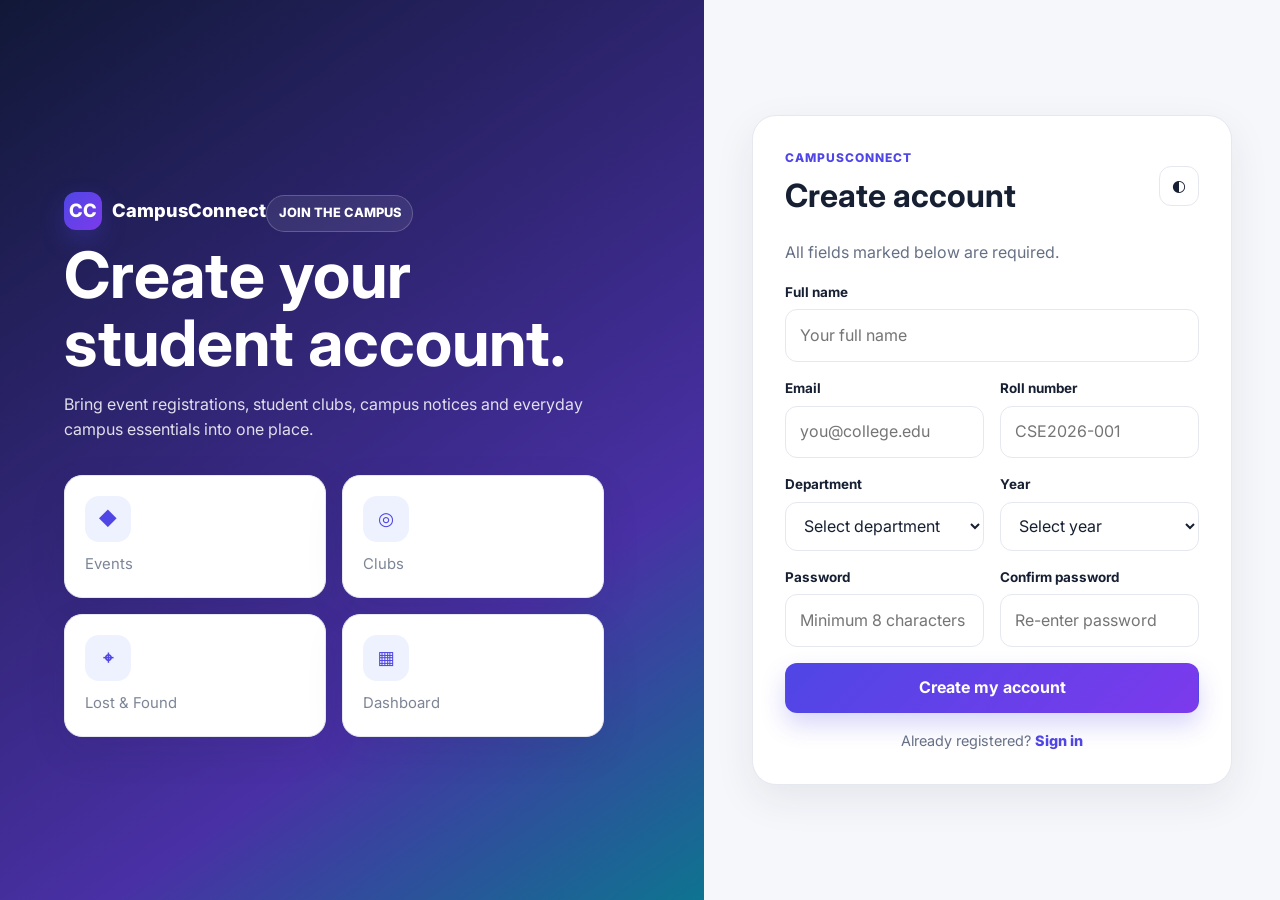
<file: register.html>
<!doctype html><html lang="en"><head><meta charset="utf-8"><meta name="viewport" content="width=device-width,initial-scale=1"><title>Create Account — CampusConnect</title><link rel="preconnect" href="https://fonts.googleapis.com"><link rel="stylesheet" href="https://fonts.googleapis.com/css2?family=Inter:wght@400;500;600;700;800&display=swap"><link rel="stylesheet" href="css/style.css"><link rel="stylesheet" href="css/responsive.css"></head><body><div class="page-loading"><div class="loader-ring"></div></div><div class="auth-shell"><section class="auth-art"><div><a class="brand" href="index.html"><span class="brand-mark">CC</span><span>CampusConnect</span></a><span class="auth-badge" style="margin-top:2rem">JOIN THE CAMPUS</span><h1>Create your student account.</h1><p>Bring event registrations, student clubs, campus notices and everyday campus essentials into one place.</p><div class="grid-3" style="grid-template-columns:1fr 1fr;margin-top:2rem;max-width:540px"><div class="card feature-card"><div class="feature-icon">◆</div><p style="margin-top:.7rem">Events</p></div><div class="card feature-card"><div class="feature-icon">◎</div><p style="margin-top:.7rem">Clubs</p></div><div class="card feature-card"><div class="feature-icon">⌖</div><p style="margin-top:.7rem">Lost &amp; Found</p></div><div class="card feature-card"><div class="feature-icon">▦</div><p style="margin-top:.7rem">Dashboard</p></div></div></div></section><section class="auth-panel"><div class="auth-card"><div style="display:flex;justify-content:space-between;gap:1rem;align-items:center"><div><div class="kicker">CampusConnect</div><h1 style="margin:.2rem 0;font-size:2rem">Create account</h1></div><button class="theme-btn" data-theme-toggle>◐</button></div><p class="muted">All fields marked below are required.</p><form id="register-form" novalidate><div class="form-group"><label class="label">Full name</label><input class="input" name="name" required placeholder="Your full name"></div><div class="form-row"><div class="form-group"><label class="label">Email</label><input class="input" type="email" name="email" required placeholder="you@college.edu"></div><div class="form-group"><label class="label">Roll number</label><input class="input" name="roll" required placeholder="CSE2026-001"></div></div><div class="form-row"><div class="form-group"><label class="label">Department</label><select class="select" name="department" required><option value="">Select department</option><option>Computer Science &amp; Engineering</option><option>Electronics &amp; Communication</option><option>Mechanical Engineering</option><option>Civil Engineering</option><option>Electrical Engineering</option><option>Business Administration</option><option>Management Studies</option></select></div><div class="form-group"><label class="label">Year</label><select class="select" name="year" required><option value="">Select year</option><option>1st Year</option><option>2nd Year</option><option>3rd Year</option><option>4th Year</option></select></div></div><div class="form-row"><div class="form-group"><label class="label">Password</label><input class="input" type="password" name="password" required minlength="8" placeholder="Minimum 8 characters"></div><div class="form-group"><label class="label">Confirm password</label><input class="input" type="password" name="confirm" required placeholder="Re-enter password"></div></div><div class="form-error" id="register-error"></div><button class="btn btn-primary btn-block" type="submit">Create my account</button></form><div class="auth-footer">Already registered? <a href="login.html" style="color:var(--primary);font-weight:800">Sign in</a></div></div></section></div><div class="toast-stack"></div><script src="js/main.js"></script><script src="js/auth.js"></script></body></html>
</file>
<file: css/style.css>
:root{
  --primary:#4f46e5; --primary-2:#7c3aed; --accent:#06b6d4; --success:#16a34a; --danger:#dc2626; --warning:#d97706;
  --bg:#f6f7fb; --card:#fff; --text:#172033; --muted:#667085; --border:#e6e8ef; --soft:#eef2ff;
  --sidebar:#10162f; --sidebar-text:#c9d0e6; --shadow:0 14px 40px rgba(31,41,55,.08); --radius:18px; --radius-sm:12px;
  --space:clamp(1rem,2vw,1.5rem); --max:1240px;
}
[data-theme="dark"]{
  --bg:#0d1224; --card:#151b32; --text:#eef2ff; --muted:#a8b2cc; --border:#27304a; --soft:#1e2541; --sidebar:#090d1e; --shadow:0 16px 44px rgba(0,0,0,.24);
}
*{box-sizing:border-box} html{scroll-behavior:smooth} body{margin:0;font-family:Inter,ui-sans-serif,system-ui,-apple-system,BlinkMacSystemFont,"Segoe UI",sans-serif;background:var(--bg);color:var(--text);line-height:1.6} a{color:inherit;text-decoration:none} button,input,select,textarea{font:inherit} button{cursor:pointer}
.container{width:min(var(--max),calc(100% - 2rem));margin-inline:auto}.muted{color:var(--muted)}.text-center{text-align:center}.hidden{display:none!important}.sr-only{position:absolute;width:1px;height:1px;padding:0;margin:-1px;overflow:hidden;clip:rect(0,0,0,0);border:0}
.page-loading{position:fixed;inset:0;display:grid;place-items:center;background:var(--bg);z-index:9999;transition:opacity .45s,visibility .45s}.page-loading.hide{opacity:0;visibility:hidden}.loader-ring{width:42px;height:42px;border:4px solid var(--border);border-top-color:var(--primary);border-radius:50%;animation:spin .8s linear infinite}@keyframes spin{to{transform:rotate(360deg)}}
.topbar{height:72px;background:color-mix(in srgb,var(--card) 92%,transparent);backdrop-filter:blur(16px);border-bottom:1px solid var(--border);display:flex;align-items:center;position:sticky;top:0;z-index:50}.topbar-inner{display:flex;align-items:center;justify-content:space-between;gap:1rem}.brand{display:inline-flex;align-items:center;gap:.65rem;font-weight:800;font-size:1.15rem}.brand-mark{width:38px;height:38px;border-radius:12px;display:grid;place-items:center;color:#fff;background:linear-gradient(135deg,var(--primary),var(--primary-2));box-shadow:0 10px 25px rgba(79,70,229,.28)}.main-nav{display:flex;align-items:center;gap:1.15rem}.main-nav a{font-weight:600;color:var(--muted);font-size:.94rem}.main-nav a:hover,.main-nav a.active{color:var(--primary)}.nav-actions{display:flex;align-items:center;gap:.55rem}.mobile-menu-btn{display:none}.theme-btn,.icon-btn,.profile-mini{border:1px solid var(--border);background:var(--card);color:var(--text);width:40px;height:40px;border-radius:12px;display:grid;place-items:center}.profile-mini{overflow:hidden}.profile-mini img{width:100%;height:100%;object-fit:cover}.notification-btn{position:relative}.notif-dot{position:absolute;right:-1px;top:-1px;min-width:18px;height:18px;border-radius:99px;background:var(--danger);color:#fff;font-size:.68rem;display:grid;place-items:center;padding:0 4px;border:2px solid var(--card)}
.btn{border:1px solid transparent;border-radius:12px;padding:.72rem 1rem;font-weight:700;display:inline-flex;justify-content:center;align-items:center;gap:.5rem;transition:.22s transform,.22s box-shadow,.22s background,.22s border-color}.btn:hover{transform:translateY(-1px)}.btn-primary{background:linear-gradient(135deg,var(--primary),var(--primary-2));color:#fff;box-shadow:0 12px 25px rgba(79,70,229,.22)}.btn-secondary{background:var(--card);border-color:var(--border);color:var(--text)}.btn-danger{background:var(--danger);color:#fff}.btn-ghost{background:transparent;color:var(--muted)}.btn-sm{padding:.54rem .78rem;font-size:.88rem}.btn-block{width:100%}
.hero{padding:5rem 0 3rem;overflow:hidden}.hero-grid{display:grid;grid-template-columns:1.04fr .96fr;gap:4rem;align-items:center}.eyebrow{display:inline-flex;align-items:center;gap:.4rem;background:var(--soft);color:var(--primary);padding:.42rem .72rem;border-radius:999px;font-weight:800;font-size:.8rem}.hero h1{font-size:clamp(2.7rem,6vw,5.2rem);line-height:1.02;letter-spacing:-.045em;margin:1rem 0}.hero h1 span{background:linear-gradient(90deg,var(--primary),var(--primary-2),var(--accent));-webkit-background-clip:text;background-clip:text;color:transparent}.hero p{font-size:1.1rem;color:var(--muted);max-width:620px}.hero-actions{display:flex;gap:.8rem;flex-wrap:wrap;margin-top:1.5rem}.hero-note{display:flex;gap:1rem;margin-top:1.3rem;color:var(--muted);font-size:.9rem}.hero-note strong{color:var(--text)}
.mockup{position:relative}.mockup-card{background:var(--card);border:1px solid var(--border);border-radius:26px;box-shadow:0 28px 70px rgba(43,55,100,.16);padding:1.1rem;transform:rotate(1.1deg);animation:float 6s ease-in-out infinite}.mock-top{display:flex;gap:.7rem;align-items:center;padding:.2rem .2rem .9rem}.mock-dots{display:flex;gap:.25rem}.mock-dots i{width:8px;height:8px;border-radius:50%;background:var(--border)}.mock-title{font-size:.85rem;font-weight:800}.mock-grid{display:grid;grid-template-columns:1.15fr .85fr;gap:.8rem}.mock-panel{background:linear-gradient(145deg,var(--soft),color-mix(in srgb,var(--card) 70%,var(--soft)));border:1px solid var(--border);border-radius:18px;padding:1rem}.mock-panel.big{min-height:270px}.mini-stat{background:var(--card);border:1px solid var(--border);border-radius:15px;padding:.8rem;margin-top:.65rem}.mini-stat strong{display:block;font-size:1.35rem}.bar{height:9px;border-radius:99px;background:var(--border);overflow:hidden;margin-top:.6rem}.bar span{display:block;height:100%;width:70%;background:linear-gradient(90deg,var(--primary),var(--accent));border-radius:99px}.floating-card{position:absolute;background:var(--card);border:1px solid var(--border);box-shadow:var(--shadow);padding:.75rem 1rem;border-radius:15px;animation:float2 4.5s ease-in-out infinite}.floating-card.one{top:12%;right:-4%}.floating-card.two{bottom:9%;left:-8%}@keyframes float{50%{transform:rotate(-.7deg) translateY(-6px)}}@keyframes float2{50%{transform:translateY(-8px)}}
.section{padding:4rem 0}.section-head{display:flex;justify-content:space-between;gap:1rem;align-items:end;margin-bottom:1.5rem}.section-head h2{font-size:clamp(1.65rem,4vw,2.3rem);margin:0}.section-head p{margin:.35rem 0 0;color:var(--muted)}.kicker{color:var(--primary);font-weight:800;text-transform:uppercase;letter-spacing:.08em;font-size:.75rem}.grid-3{display:grid;grid-template-columns:repeat(3,1fr);gap:1rem}.grid-4{display:grid;grid-template-columns:repeat(4,1fr);gap:1rem}.card{background:var(--card);border:1px solid var(--border);border-radius:var(--radius);box-shadow:var(--shadow)}.feature-card{padding:1.25rem;transition:.2s transform,.2s box-shadow}.feature-card:hover{transform:translateY(-4px);box-shadow:0 20px 44px rgba(31,41,55,.12)}.feature-icon{width:46px;height:46px;border-radius:14px;display:grid;place-items:center;background:var(--soft);color:var(--primary);font-weight:900;font-size:1.15rem}.feature-card h3{margin:1rem 0 .35rem}.feature-card p{color:var(--muted);font-size:.93rem;margin:0}.stats-wrap{background:linear-gradient(135deg,#121b49,#2f236a);color:#fff;border-radius:26px;padding:1.2rem}.stats-grid{display:grid;grid-template-columns:repeat(4,1fr);gap:.7rem}.stat-card{background:rgba(255,255,255,.08);border:1px solid rgba(255,255,255,.12);padding:1.1rem;border-radius:18px}.stat-card strong{font-size:2.05rem;display:block}.stat-card span{color:rgba(255,255,255,.76);font-size:.9rem}.steps{display:grid;grid-template-columns:repeat(3,1fr);gap:1rem}.step{padding:1.35rem}.step-num{width:38px;height:38px;border-radius:12px;display:grid;place-items:center;background:linear-gradient(135deg,var(--primary),var(--primary-2));color:#fff;font-weight:800}.cta{padding:1rem}.cta-inner{padding:3.3rem;border-radius:28px;background:linear-gradient(135deg,var(--primary),var(--primary-2));color:#fff;display:flex;align-items:center;justify-content:space-between;gap:1.5rem}.cta h2{font-size:clamp(1.9rem,4vw,3rem);margin:0}.cta p{opacity:.82}.footer{padding:3rem 0 2rem;border-top:1px solid var(--border)}.footer-grid{display:grid;grid-template-columns:1.5fr repeat(3,1fr);gap:2rem}.footer h4{margin:0 0 .7rem}.footer a{color:var(--muted);display:block;margin:.25rem 0;font-size:.9rem}.footer-bottom{border-top:1px solid var(--border);margin-top:2rem;padding-top:1rem;color:var(--muted);font-size:.85rem;display:flex;justify-content:space-between;gap:1rem}
.auth-shell{min-height:100vh;display:grid;grid-template-columns:1.1fr .9fr}.auth-art{padding:4rem;background:linear-gradient(145deg,#111837,#4930a5 70%,#0e7490);color:#fff;display:flex;align-items:center}.auth-art h1{font-size:clamp(2.3rem,5vw,4rem);line-height:1.05;margin:.6rem 0}.auth-art p{max-width:560px;opacity:.85}.auth-badge{display:inline-flex;padding:.45rem .7rem;border:1px solid rgba(255,255,255,.2);border-radius:999px;background:rgba(255,255,255,.08);font-size:.8rem;font-weight:800}.auth-panel{display:flex;align-items:center;justify-content:center;padding:2rem}.auth-card{width:min(480px,100%);padding:2rem;background:var(--card);border:1px solid var(--border);box-shadow:var(--shadow);border-radius:24px}.form-group{margin-bottom:1rem}.form-row{display:grid;grid-template-columns:1fr 1fr;gap:1rem}.label{font-size:.84rem;font-weight:700;display:block;margin-bottom:.38rem}.input,.select,.textarea{width:100%;border:1px solid var(--border);background:var(--card);color:var(--text);border-radius:12px;padding:.78rem .86rem;outline:none;transition:.2s border-color,.2s box-shadow}.input:focus,.select:focus,.textarea:focus{border-color:var(--primary);box-shadow:0 0 0 4px color-mix(in srgb,var(--primary) 12%,transparent)}.textarea{min-height:110px;resize:vertical}.checkbox-row{display:flex;justify-content:space-between;align-items:center;gap:1rem;font-size:.88rem;color:var(--muted)}.auth-footer{text-align:center;margin-top:1rem;font-size:.9rem;color:var(--muted)}.form-error{display:none;color:var(--danger);font-size:.82rem;margin-top:.25rem}.form-error.show{display:block}
.page-head{padding:2.6rem 0 1.4rem}.page-head h1{margin:0;font-size:clamp(2rem,4vw,3rem)}.toolbar{display:flex;flex-wrap:wrap;gap:.65rem;padding:1rem;margin-bottom:1rem}.toolbar .grow{flex:1;min-width:200px}.results-count{font-size:.88rem;color:var(--muted);margin-left:auto;align-self:center}.badge{display:inline-flex;align-items:center;padding:.32rem .6rem;border-radius:999px;font-size:.72rem;font-weight:800;background:var(--soft);color:var(--primary)}.badge-success{background:#dcfce7;color:#166534}.badge-danger{background:#fee2e2;color:#991b1b}.badge-warning{background:#ffedd5;color:#9a3412}.badge-dark{background:#e2e8f0;color:#334155}
.event-grid,.club-grid,.announcement-grid,.lost-grid{display:grid;grid-template-columns:repeat(3,1fr);gap:1rem}.event-card{overflow:hidden}.event-cover{height:165px;background-size:cover;background-position:center;position:relative}.event-cover::after{content:"";position:absolute;inset:0;background:linear-gradient(180deg,transparent 40%,rgba(4,8,22,.62))}.event-category{position:absolute;top:.8rem;left:.8rem;z-index:1}.event-body{padding:1.05rem}.event-body h3{margin:0;font-size:1.08rem}.event-meta{display:grid;gap:.3rem;color:var(--muted);font-size:.82rem;margin:.7rem 0}.event-meta span{display:flex;gap:.45rem;align-items:center}.event-footer{display:flex;justify-content:space-between;align-items:center;gap:.7rem}.event-details-page{padding:2.2rem 0 4rem}.detail-banner{height:330px;border-radius:25px;background-size:cover;background-position:center;overflow:hidden;position:relative}.detail-banner::after{content:"";position:absolute;inset:0;background:linear-gradient(180deg,rgba(4,6,18,.05),rgba(4,6,18,.78))}.detail-over{position:absolute;z-index:1;left:1.4rem;right:1.4rem;bottom:1.4rem;color:#fff}.detail-over h1{font-size:clamp(2rem,5vw,3.2rem);line-height:1.05;margin:.7rem 0}.detail-layout{display:grid;grid-template-columns:1.35fr .65fr;gap:1rem;margin-top:1rem}.content-card{padding:1.2rem}.info-list{display:grid;gap:.65rem}.info-item{display:flex;justify-content:space-between;gap:1rem;border-bottom:1px dashed var(--border);padding-bottom:.65rem;font-size:.9rem}.info-item:last-child{border-bottom:0}.countdown{display:grid;grid-template-columns:repeat(4,1fr);gap:.45rem;margin:1rem 0}.countdown-box{padding:.75rem;border:1px solid var(--border);border-radius:12px;text-align:center;background:var(--soft)}.countdown-box strong{display:block;font-size:1.3rem}.detail-actions{display:flex;gap:.5rem;flex-wrap:wrap}
.announcement-card{padding:1.15rem;position:relative}.announcement-card.important{border-left:5px solid var(--danger)}.announcement-card h3{margin:.55rem 0 .35rem}.announcement-card p{color:var(--muted);font-size:.9rem;margin:.3rem 0}.announcement-head{display:flex;justify-content:space-between;gap:.5rem;align-items:center}.club-card{padding:1.2rem;transition:.2s transform}.club-card:hover{transform:translateY(-4px)}.club-logo{width:56px;height:56px;border-radius:16px;display:grid;place-items:center;background:linear-gradient(135deg,var(--primary),var(--accent));color:#fff;font-weight:900;font-size:1.2rem}.club-head{display:flex;gap:.8rem;align-items:center}.club-card p{color:var(--muted);font-size:.9rem}.club-footer{display:flex;justify-content:space-between;align-items:center;gap:.5rem;margin-top:1rem}.modal-backdrop{position:fixed;inset:0;background:rgba(8,12,28,.65);display:grid;place-items:center;padding:1rem;z-index:200;opacity:0;visibility:hidden;transition:.2s}.modal-backdrop.open{opacity:1;visibility:visible}.modal{width:min(620px,100%);max-height:90vh;overflow:auto;background:var(--card);border:1px solid var(--border);border-radius:20px;box-shadow:0 35px 90px rgba(0,0,0,.25);transform:translateY(16px) scale(.98);transition:.2s}.modal-backdrop.open .modal{transform:none}.modal-header,.modal-body,.modal-footer{padding:1.1rem 1.2rem}.modal-header{display:flex;justify-content:space-between;align-items:center;border-bottom:1px solid var(--border)}.modal-header h3{margin:0}.modal-footer{display:flex;justify-content:flex-end;gap:.5rem;border-top:1px solid var(--border)}
.lost-tabs{display:flex;gap:.5rem;margin-bottom:1rem}.tab-btn{padding:.65rem 1rem;border:1px solid var(--border);border-radius:12px;background:var(--card);color:var(--muted);font-weight:800}.tab-btn.active{background:var(--soft);color:var(--primary);border-color:color-mix(in srgb,var(--primary) 25%,var(--border))}.lost-card{overflow:hidden}.lost-card img{width:100%;height:175px;object-fit:cover;background:var(--soft)}.lost-body{padding:1rem}.lost-body h3{margin:0}.lost-meta{font-size:.82rem;color:var(--muted);display:grid;gap:.25rem;margin:.6rem 0}.lost-actions{display:flex;gap:.45rem;flex-wrap:wrap}.status-row{display:flex;justify-content:space-between;align-items:center;gap:.5rem}
.dashboard-shell{min-height:100vh;display:grid;grid-template-columns:260px 1fr}.sidebar{background:var(--sidebar);color:#fff;position:fixed;inset:0 auto 0 0;width:260px;display:flex;flex-direction:column;z-index:60}.sidebar .brand{padding:1.2rem 1.2rem 1rem}.sidebar-nav{padding:.6rem}.sidebar-nav a{display:flex;gap:.7rem;align-items:center;padding:.75rem .8rem;border-radius:12px;color:var(--sidebar-text);font-weight:700;font-size:.9rem;margin:.18rem 0}.sidebar-nav a:hover,.sidebar-nav a.active{background:rgba(255,255,255,.09);color:#fff}.sidebar-spacer{flex:1}.sidebar-footer{padding:1rem;border-top:1px solid rgba(255,255,255,.09);font-size:.8rem;color:var(--sidebar-text)}.dash-main{grid-column:2;min-width:0}.dash-top{height:72px;border-bottom:1px solid var(--border);display:flex;align-items:center;justify-content:space-between;padding:0 1.25rem;background:var(--card);position:sticky;top:0;z-index:40}.dash-page{padding:1.25rem}.dash-welcome{display:flex;align-items:center;justify-content:space-between;gap:1rem;margin-bottom:1rem}.dash-welcome h1{margin:0;font-size:clamp(1.65rem,3vw,2.3rem)}.stat-cards{display:grid;grid-template-columns:repeat(4,1fr);gap:.8rem}.dash-stat{padding:1rem}.dash-stat .icon{width:38px;height:38px;border-radius:11px;background:var(--soft);color:var(--primary);display:grid;place-items:center}.dash-stat strong{display:block;font-size:1.65rem;margin-top:.65rem}.dash-stat span{color:var(--muted);font-size:.82rem}.dash-grid{display:grid;grid-template-columns:1.1fr .9fr;gap:1rem;margin-top:1rem}.dash-section{padding:1.1rem}.dash-section h2{font-size:1.05rem;margin:0}.list{display:grid;gap:.6rem;margin-top:.75rem}.list-row{display:flex;align-items:center;justify-content:space-between;gap:.8rem;padding:.72rem;border:1px solid var(--border);border-radius:12px}.list-row h4{margin:0;font-size:.9rem}.list-row p{margin:.15rem 0 0;color:var(--muted);font-size:.78rem}.quick-actions{display:grid;grid-template-columns:1fr 1fr;gap:.6rem;margin-top:.8rem}.quick-actions .btn{justify-content:flex-start}.profile-page{max-width:880px}.profile-header{display:flex;gap:1rem;align-items:center;padding:1.2rem}.profile-avatar{width:88px;height:88px;border-radius:22px;object-fit:cover;background:var(--soft)}.profile-header h1{margin:0}.profile-grid{display:grid;grid-template-columns:1fr 1fr;gap:1rem}.info-card{padding:1.1rem}.pill-list{display:flex;flex-wrap:wrap;gap:.45rem}.pill{padding:.35rem .6rem;border-radius:999px;background:var(--soft);font-size:.8rem;font-weight:700;color:var(--primary)}
.admin-grid{display:grid;grid-template-columns:repeat(5,1fr);gap:.8rem}.admin-stat{padding:1rem}.chart-card{padding:1.1rem}.bar-chart{display:grid;grid-template-columns:repeat(7,1fr);gap:.65rem;align-items:end;height:220px;margin-top:1rem}.bar-wrap{display:flex;flex-direction:column;align-items:center;justify-content:end;height:100%;gap:.35rem}.bar-col{width:100%;max-width:44px;border-radius:10px 10px 4px 4px;background:linear-gradient(180deg,var(--primary),var(--accent));min-height:4px}.bar-wrap small{color:var(--muted);font-size:.7rem}.admin-table-wrap{overflow:auto}.table{width:100%;border-collapse:collapse;min-width:700px}.table th,.table td{text-align:left;padding:.72rem;border-bottom:1px solid var(--border);font-size:.84rem}.table th{color:var(--muted);font-size:.75rem;text-transform:uppercase;letter-spacing:.05em}.table-actions{display:flex;gap:.35rem;flex-wrap:wrap}.toast-stack{position:fixed;right:1rem;bottom:1rem;display:grid;gap:.6rem;z-index:500}.toast{min-width:290px;max-width:390px;padding:.8rem .95rem;border-radius:14px;background:var(--card);border:1px solid var(--border);box-shadow:0 18px 44px rgba(0,0,0,.15);display:flex;gap:.7rem;align-items:flex-start;animation:toastIn .22s ease}.toast.success{border-left:4px solid var(--success)}.toast.error{border-left:4px solid var(--danger)}.toast.info{border-left:4px solid var(--primary)}@keyframes toastIn{from{opacity:0;transform:translateY(8px)}}
.empty-state{padding:2.2rem 1rem;text-align:center;color:var(--muted);grid-column:1/-1}.empty-icon{width:56px;height:56px;border-radius:18px;background:var(--soft);color:var(--primary);display:grid;place-items:center;font-size:1.35rem;margin:0 auto .75rem}.empty-state h3{margin:.3rem 0;color:var(--text)}
@media (max-width:1000px){.hero-grid,.detail-layout{grid-template-columns:1fr}.event-grid,.club-grid,.announcement-grid,.lost-grid{grid-template-columns:repeat(2,1fr)}.grid-4{grid-template-columns:repeat(2,1fr)}.footer-grid{grid-template-columns:repeat(2,1fr)}.auth-shell{grid-template-columns:1fr}.auth-art{display:none}.dashboard-shell{grid-template-columns:1fr}.sidebar{transform:translateX(-100%);transition:.22s}.sidebar.open{transform:none}.dash-main{grid-column:1}.mobile-menu-btn{display:grid}.main-nav{display:none}.main-nav.open{display:flex;position:absolute;left:1rem;right:1rem;top:68px;background:var(--card);border:1px solid var(--border);border-radius:16px;padding:.8rem;box-shadow:var(--shadow);flex-direction:column;align-items:flex-start}.admin-grid{grid-template-columns:repeat(3,1fr)}}
@media (max-width:650px){.container{width:min(var(--max),calc(100% - 1rem))}.hero{padding-top:3.4rem}.hero-grid{gap:2rem}.mockup-card{transform:none}.floating-card{display:none}.grid-3,.steps,.event-grid,.club-grid,.announcement-grid,.lost-grid{grid-template-columns:1fr}.grid-4,.stats-grid{grid-template-columns:1fr 1fr}.cta-inner{padding:2rem;flex-direction:column;align-items:flex-start}.footer-grid{grid-template-columns:1fr 1fr}.footer-bottom{flex-direction:column}.form-row{grid-template-columns:1fr}.page-head{padding-top:1.8rem}.toolbar{align-items:stretch}.toolbar .grow{min-width:100%}.results-count{margin-left:0}.detail-banner{height:260px}.countdown{grid-template-columns:repeat(2,1fr)}.profile-grid{grid-template-columns:1fr}.stat-cards{grid-template-columns:1fr 1fr}.dash-grid{grid-template-columns:1fr}.admin-grid{grid-template-columns:1fr 1fr}.dash-page{padding:.8rem}.dash-top{padding:0 .8rem}.topbar-inner .desktop-only{display:none}}
@media (max-width:420px){.stats-grid,.grid-4,.stat-cards,.admin-grid{grid-template-columns:1fr}.auth-card{padding:1.2rem}.toast{min-width:0;width:calc(100vw - 2rem)}}
</file>
<file: css/responsive.css>
/* Additional responsive utilities kept separate for the project brief. */
.mobile-only{display:none}@media(max-width:1000px){.mobile-only{display:inline-flex}.desktop-only{display:none!important}}@media(max-width:480px){.btn{width:100%}.hero-actions .btn{width:auto}.detail-actions .btn{width:auto}.quick-actions{grid-template-columns:1fr}}
</file>
<file: css/dashboard.css>
.dashboard-shell .section-label{font-size:.7rem;text-transform:uppercase;letter-spacing:.08em;color:#8e9ab9;font-weight:800;padding:.8rem .8rem .35rem}
.dashboard-shell .sidebar .brand-mark{box-shadow:none}
.dashboard-shell .sidebar .brand{padding-bottom:.7rem}
.dashboard-shell .sidebar .notification-btn{position:relative}
</file>
